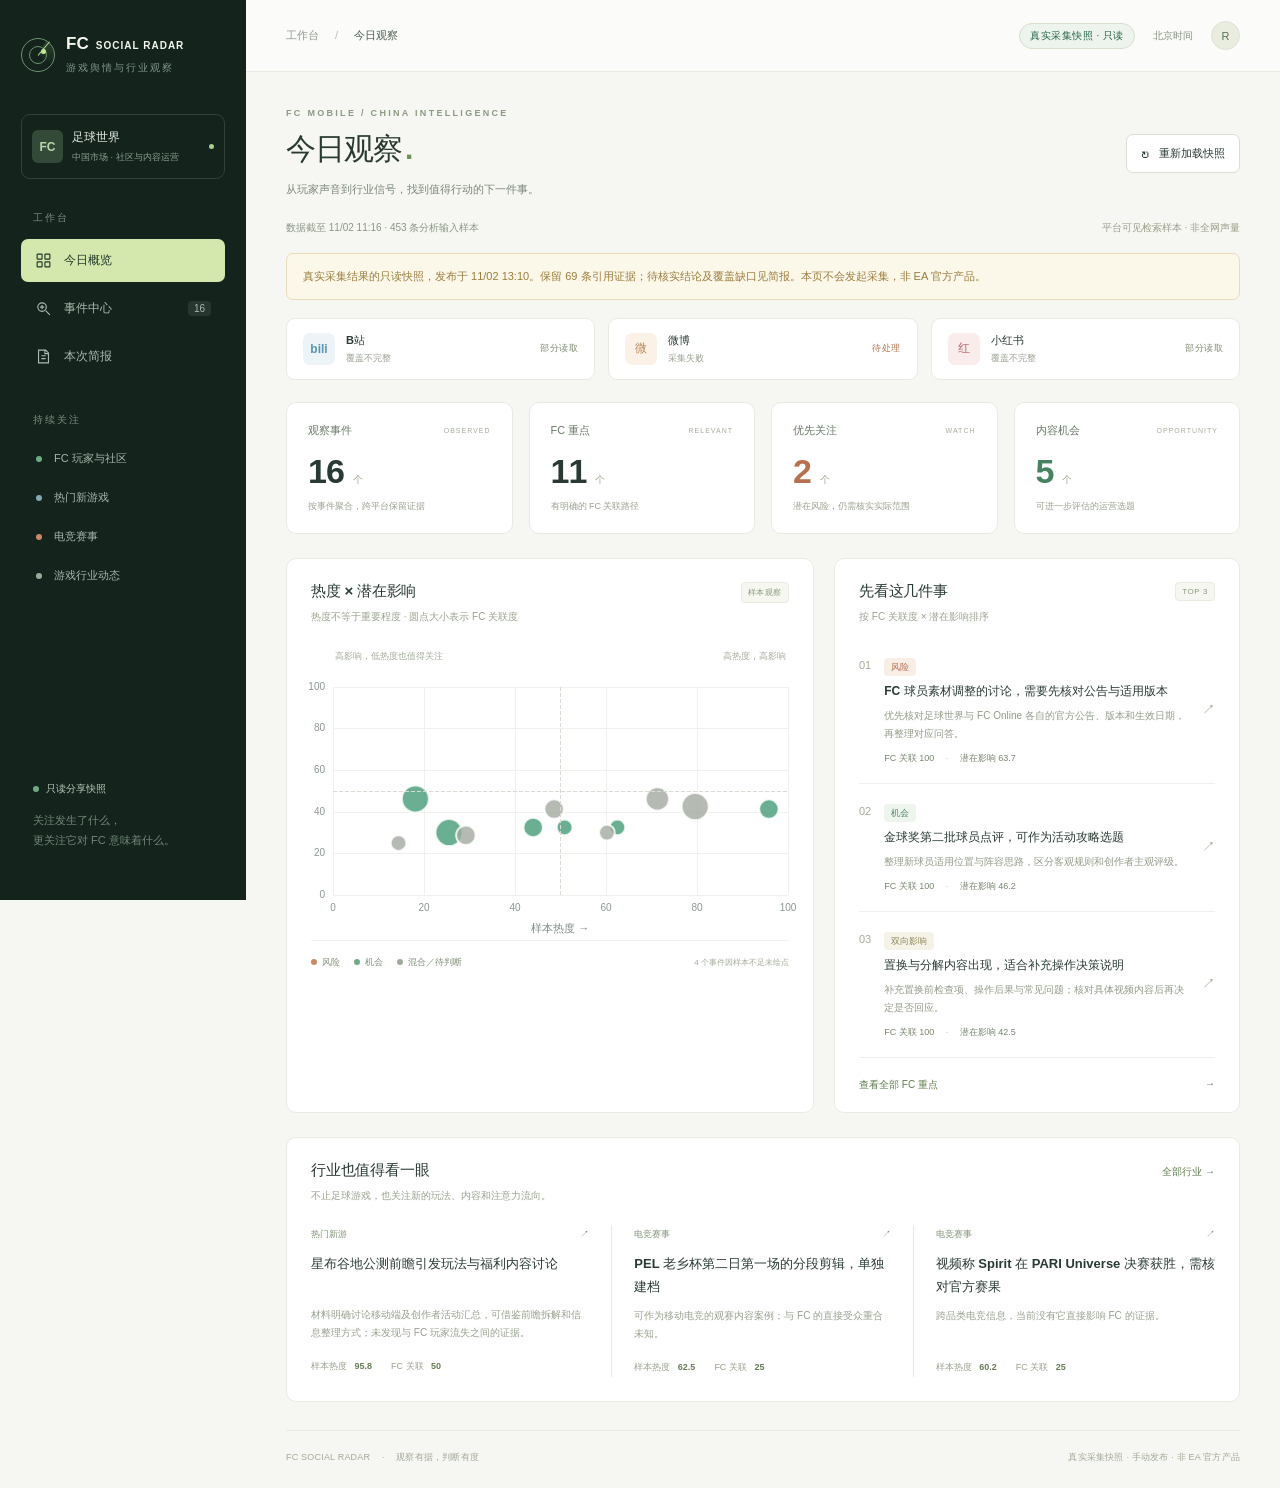
<file: index.html>
<!doctype html><html lang="zh-CN"><head><meta name="robots" content="noindex,nofollow"><meta charset="UTF-8"><meta name="viewport" content="width=device-width, initial-scale=1.0"><meta name="theme-color" content="#101c19"><link rel="icon" href="data:,"><title>FC Social Radar · 游戏舆情观察</title>  <script type="module" crossorigin src="./assets/index-B_FZPY1a.js"></script>
  <link rel="stylesheet" crossorigin href="./assets/index-CBPG7cRj.css">
</head><body><div id="app"></div></body></html>
</file>
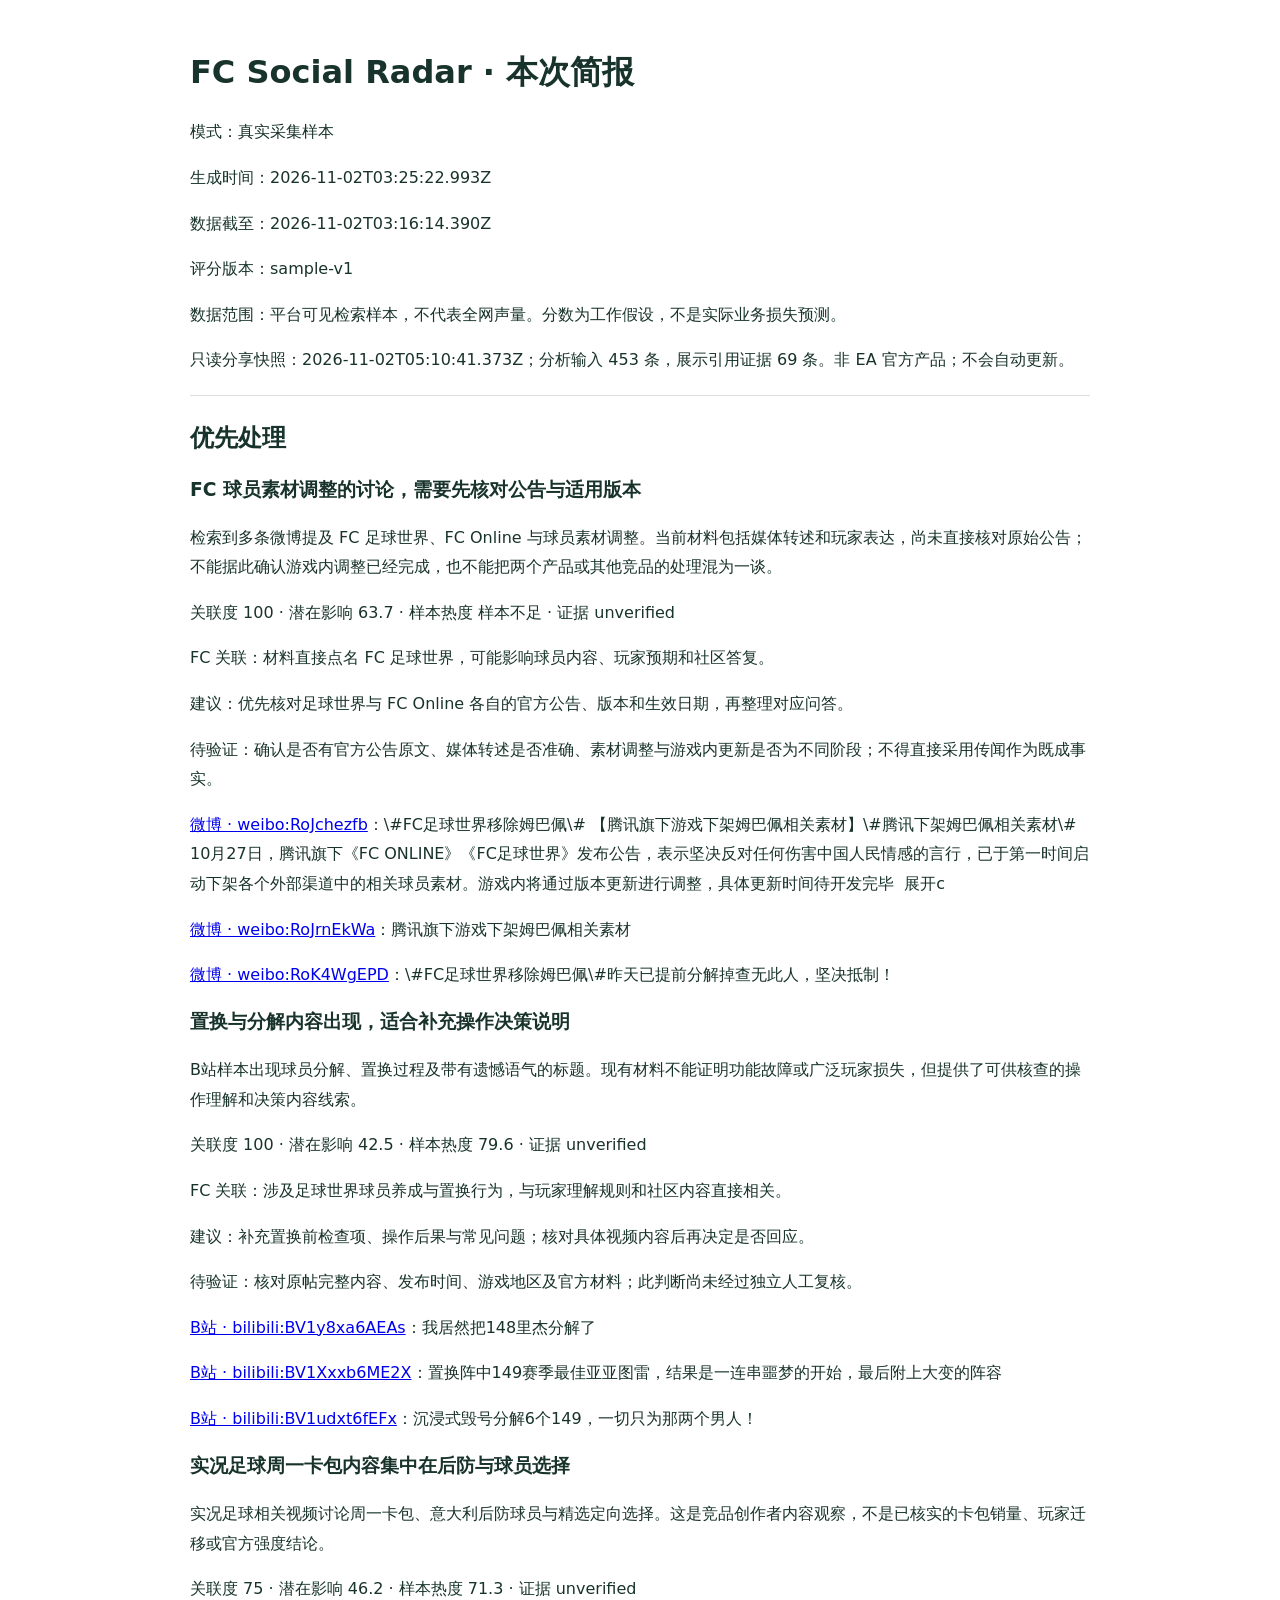
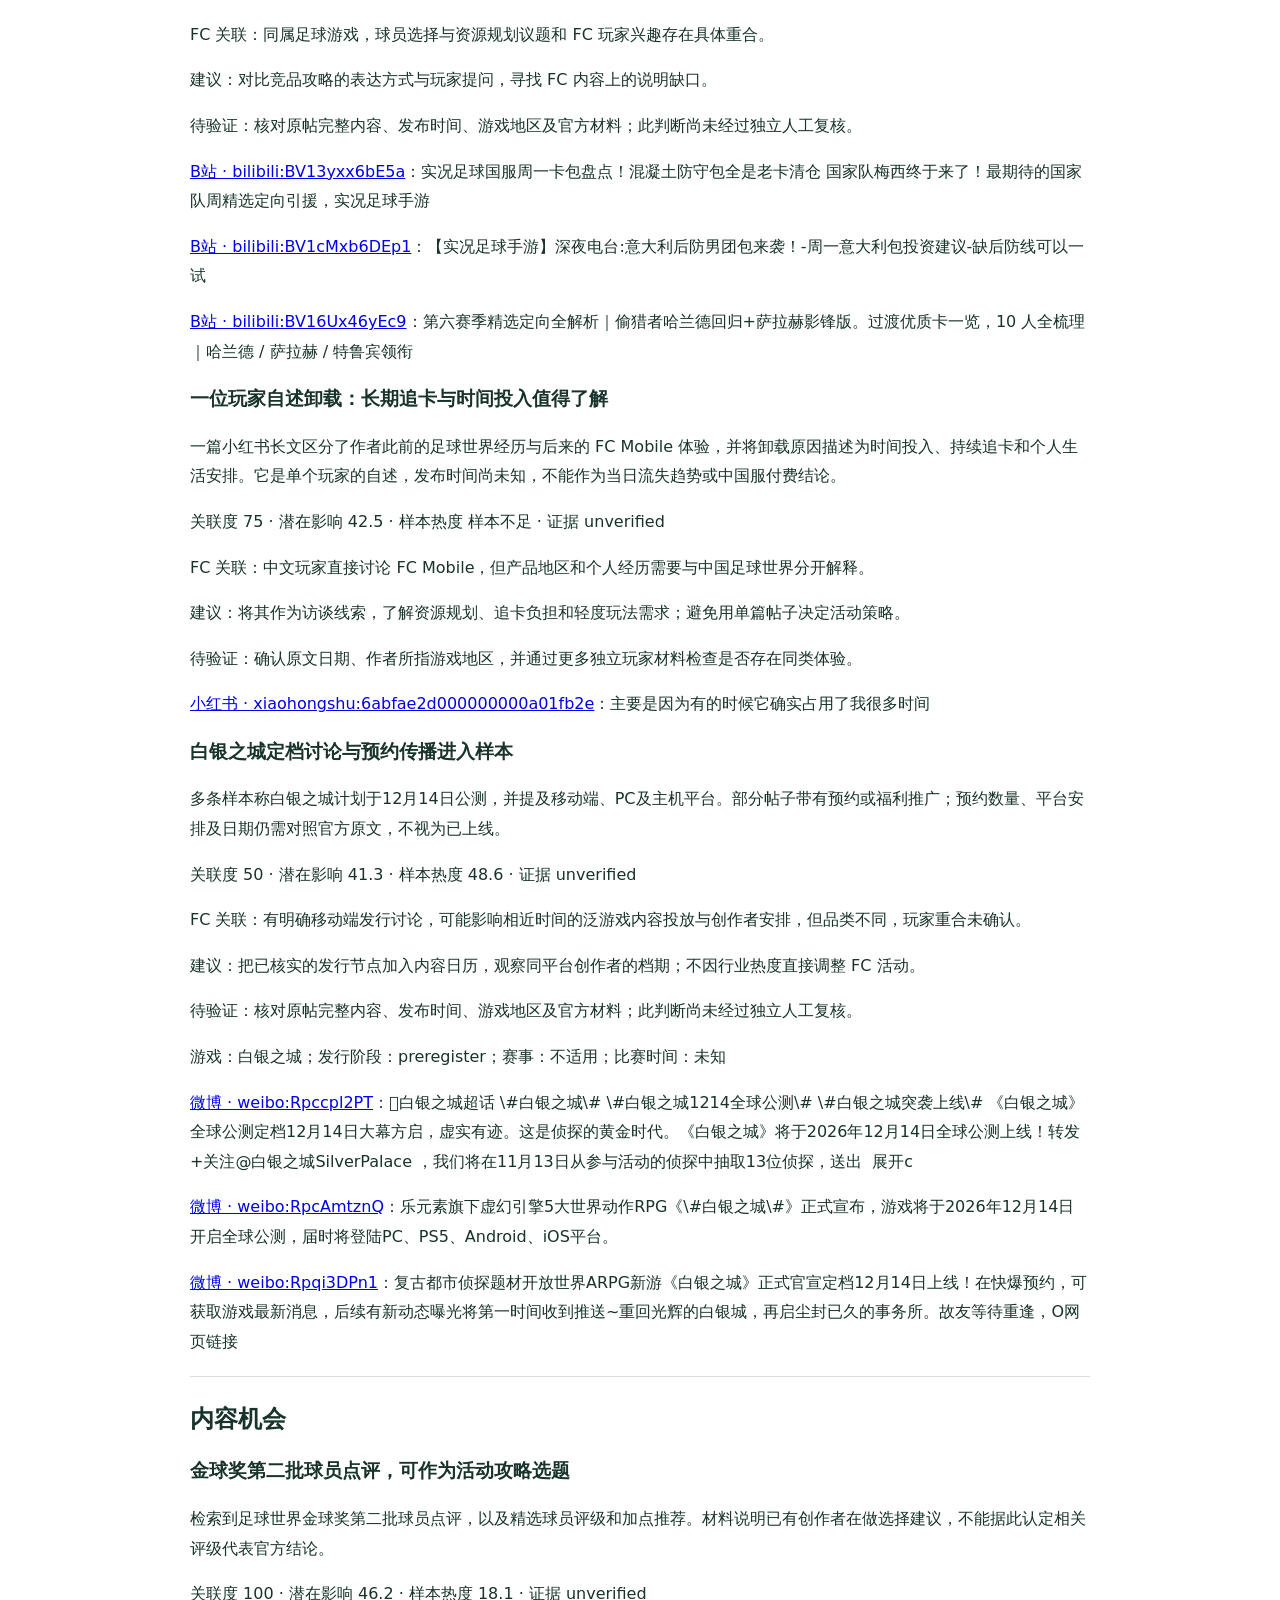
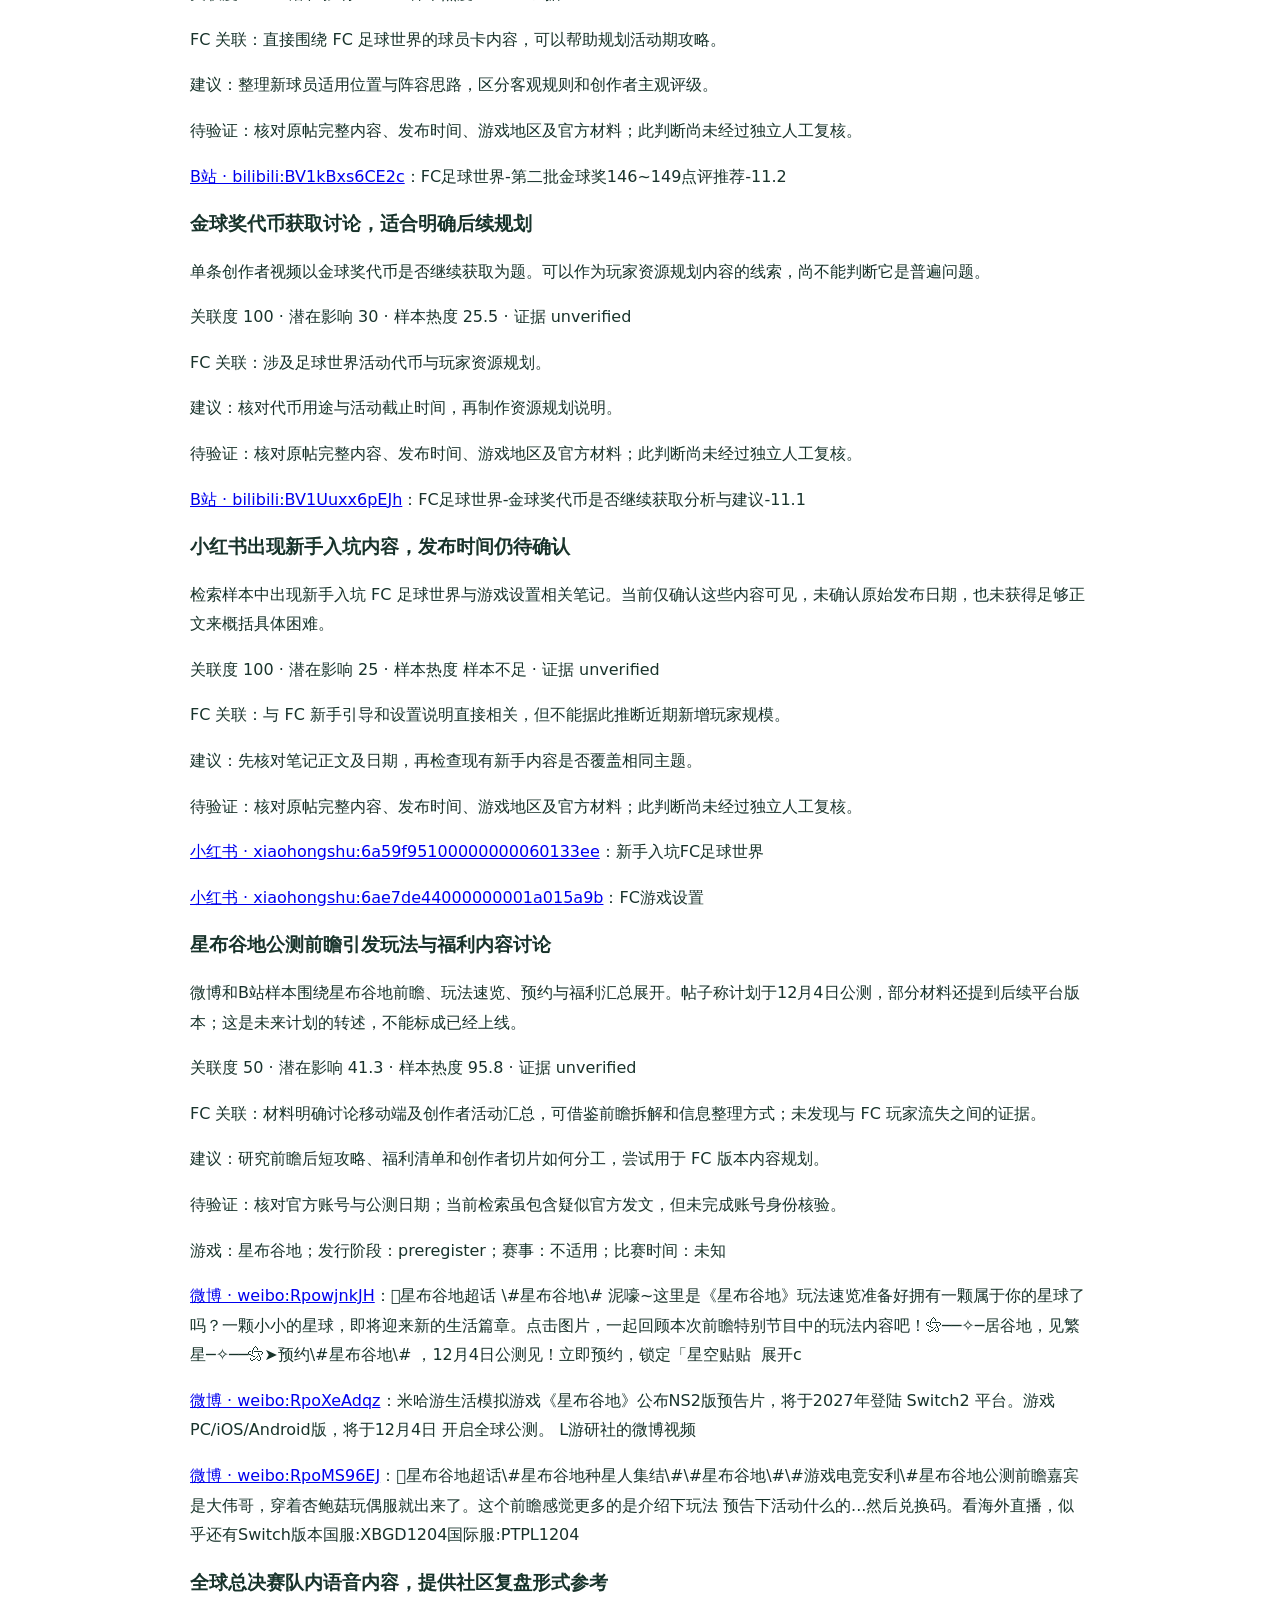
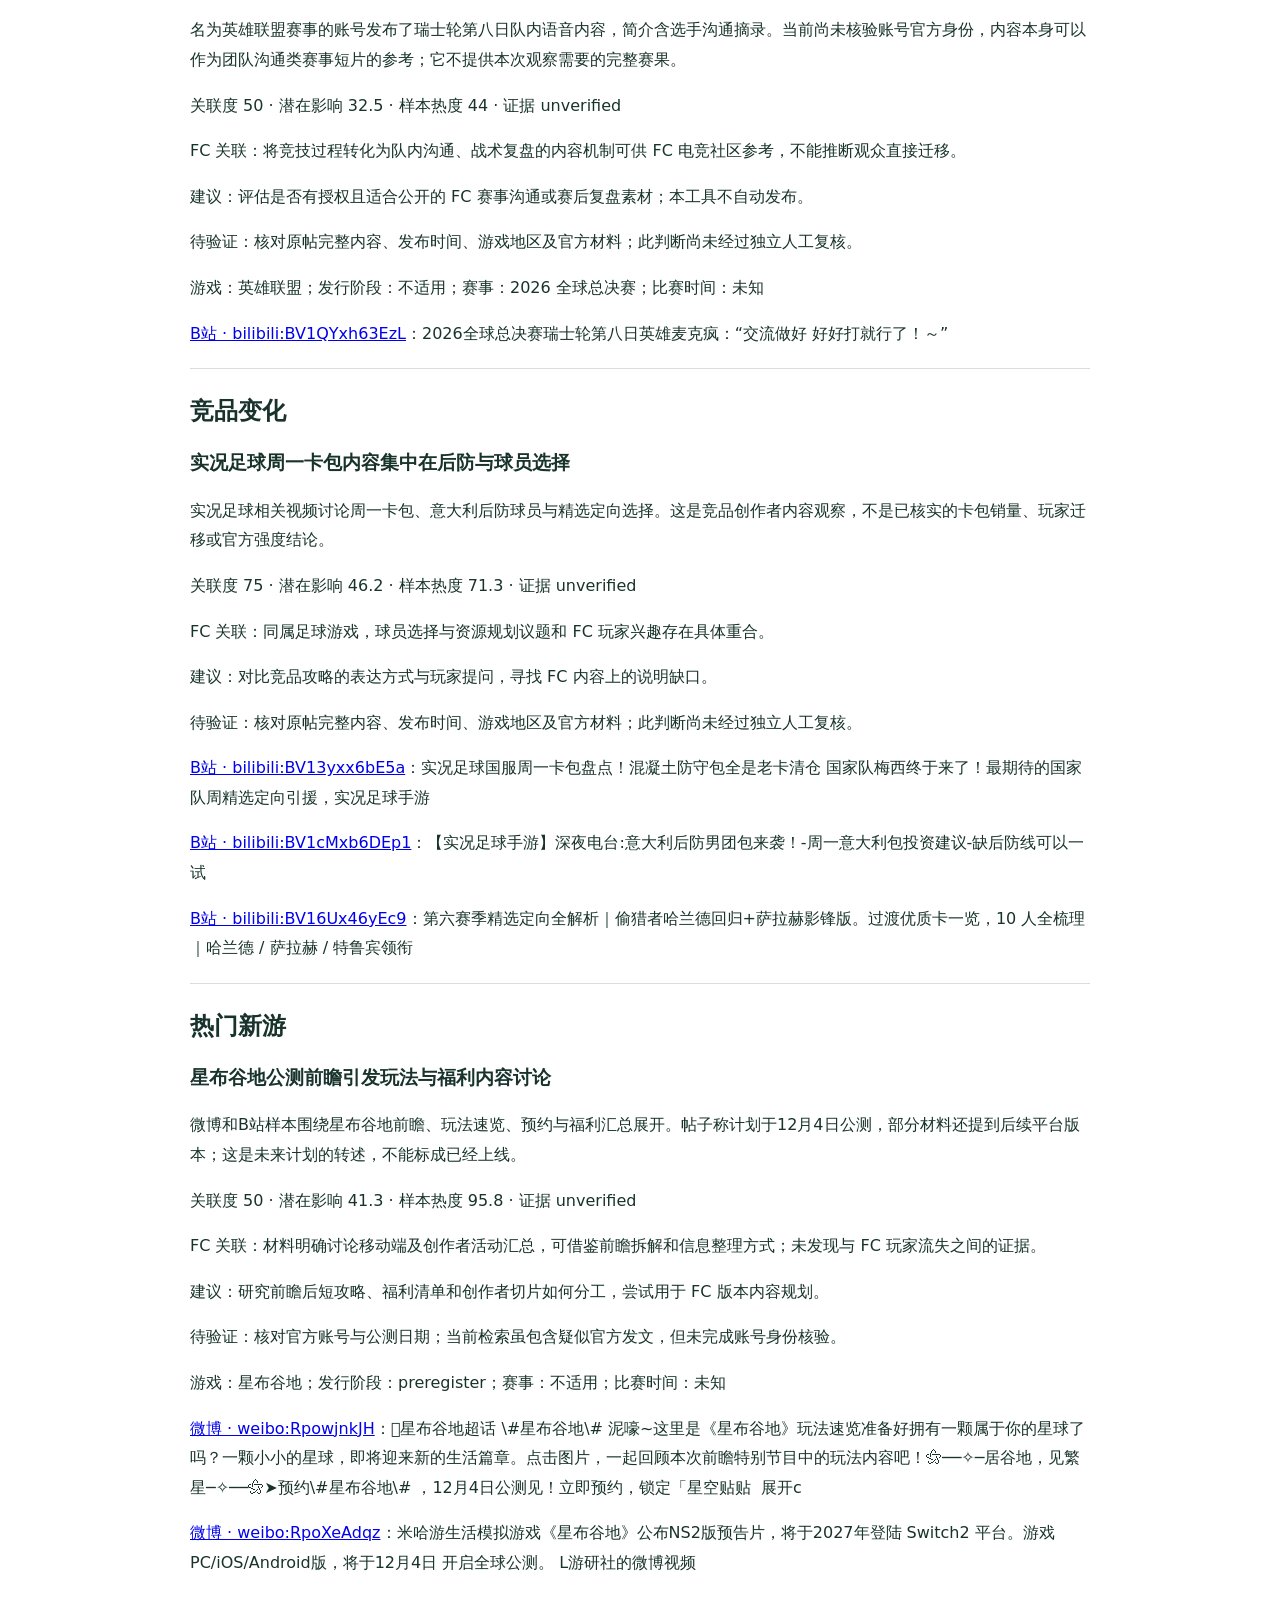
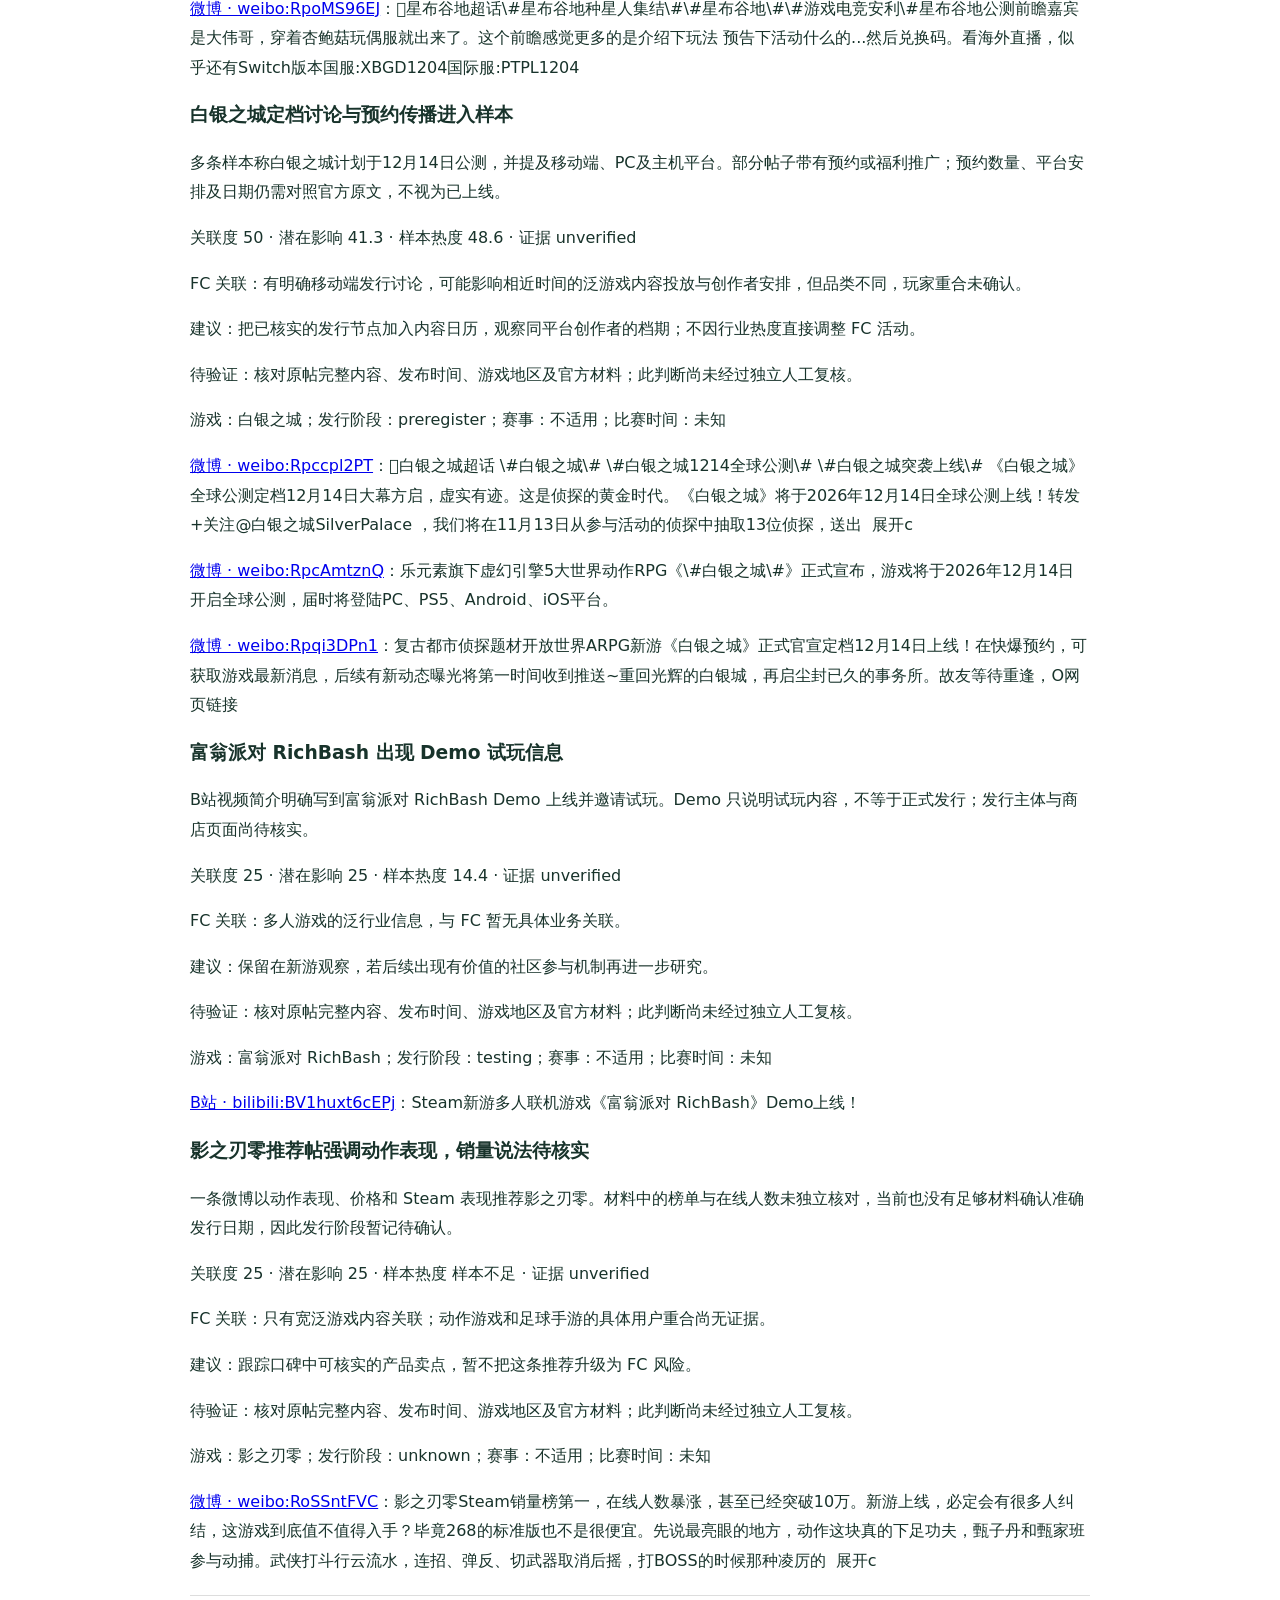
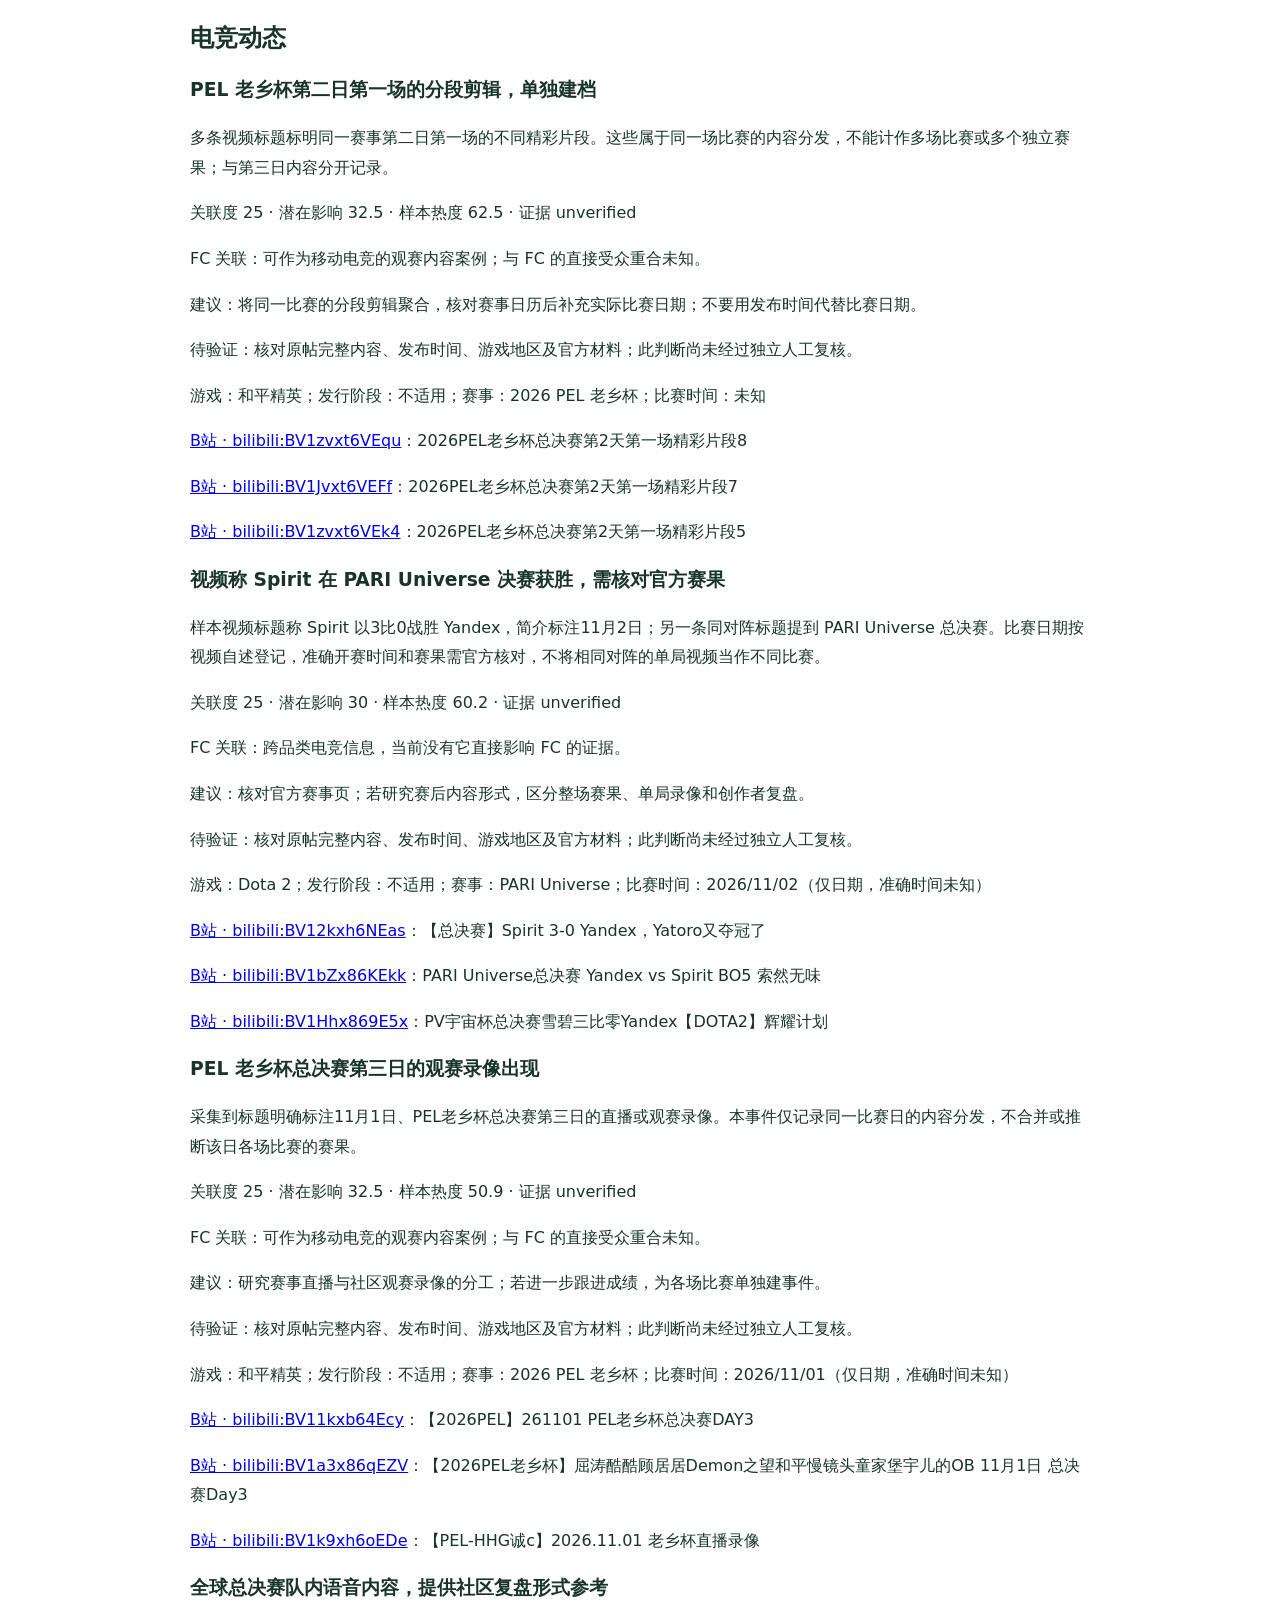
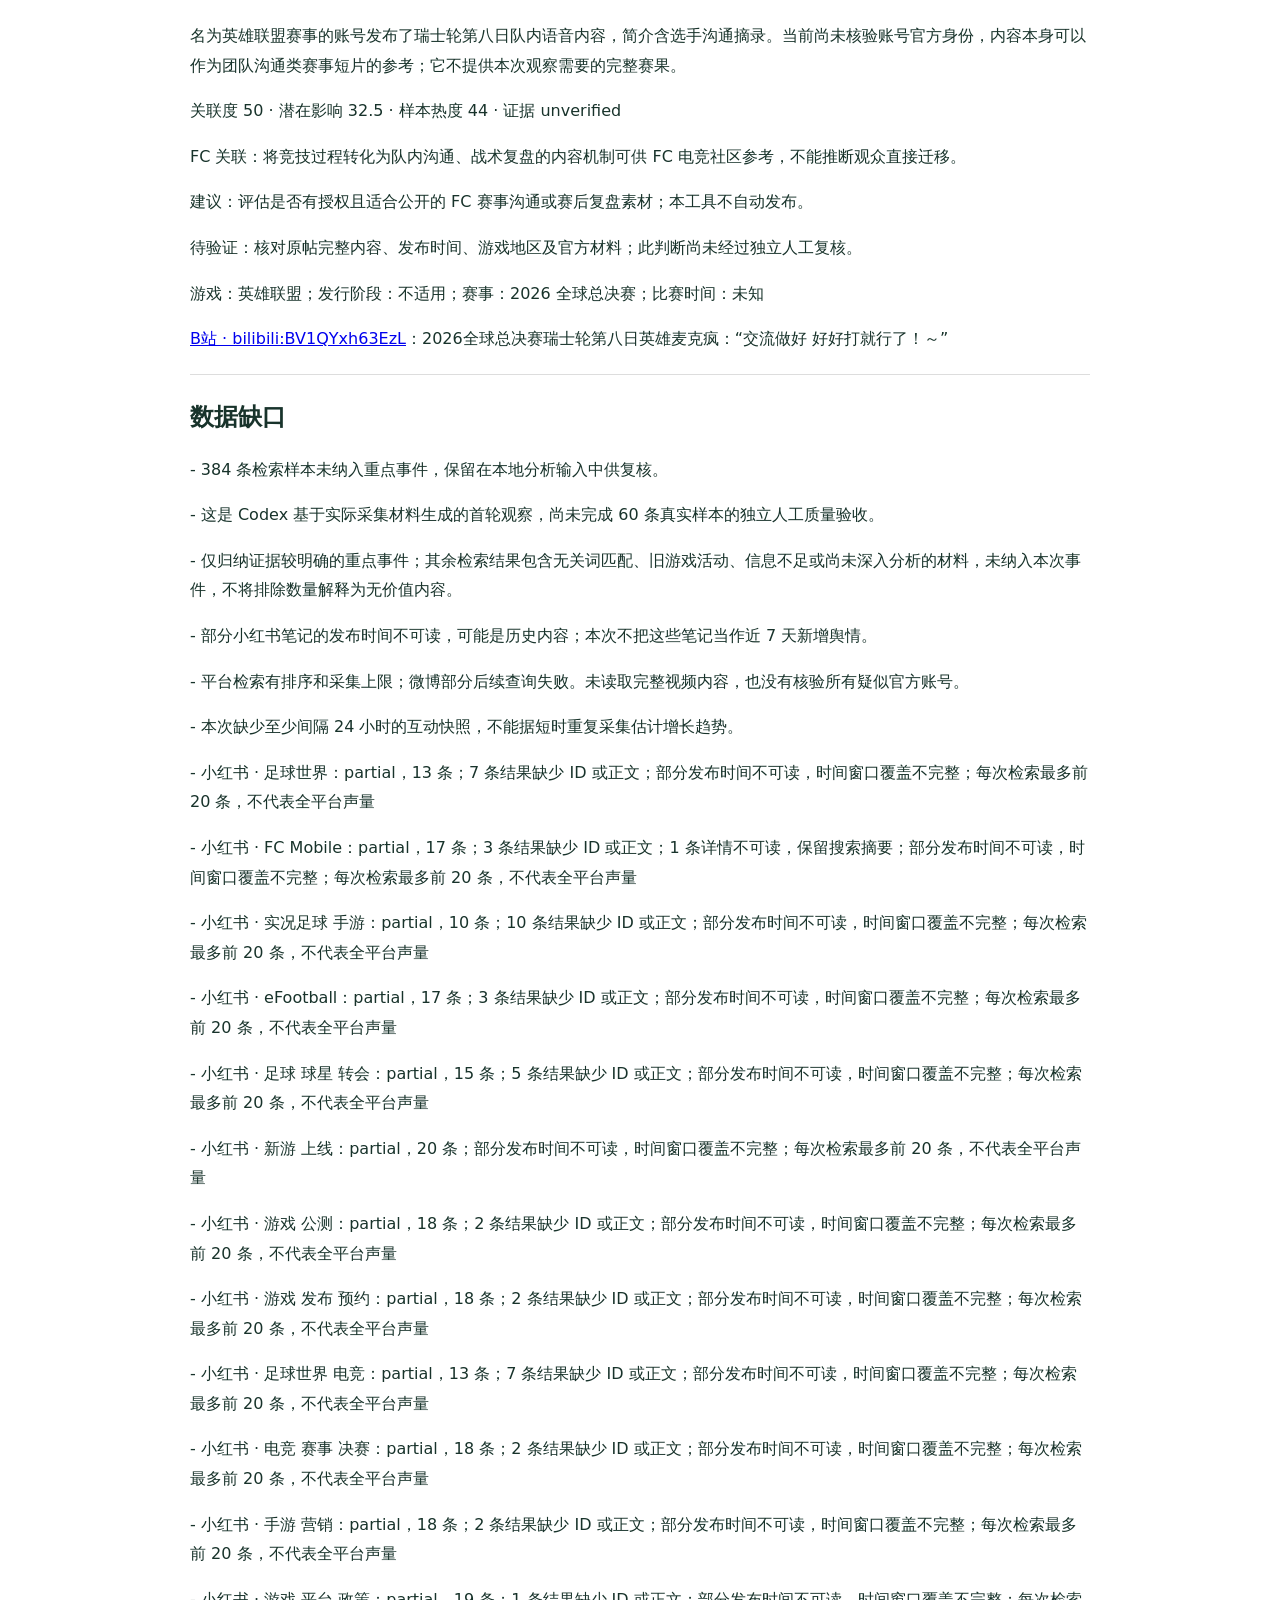
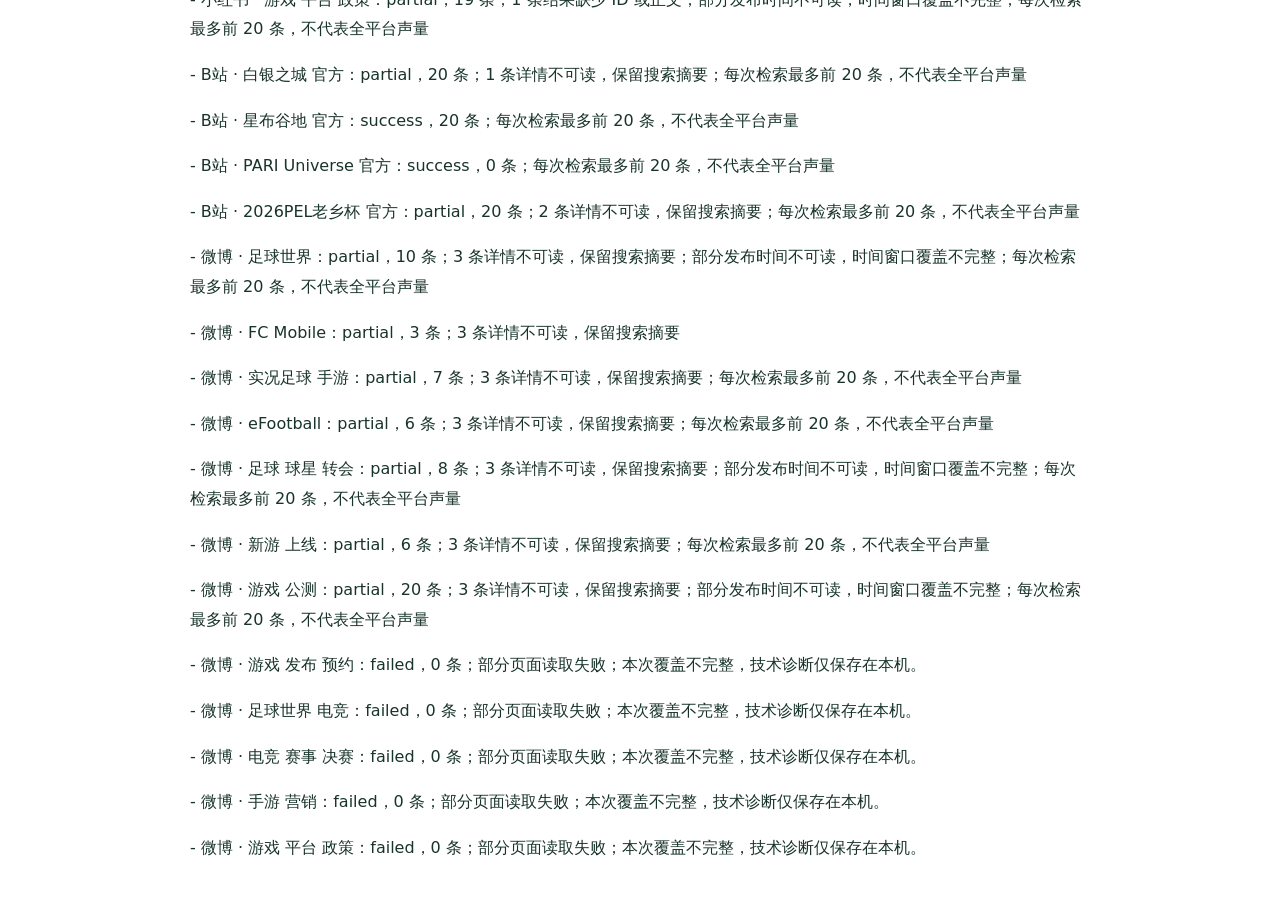
<file: report.html>
<!doctype html><html lang="zh-CN"><meta charset="utf-8"><meta name="viewport" content="width=device-width, initial-scale=1"><title>FC Social Radar 简报</title><style>body{max-width:900px;margin:48px auto;padding:0 24px;font:16px/1.85 system-ui;color:#18332b}h1,h2,h3{line-height:1.5}h2{border-top:1px solid #ddd;padding-top:24px}p{overflow-wrap:anywhere}@media print{body{margin:0}h2,h3{break-after:avoid}}</style><body><h1>FC Social Radar · 本次简报</h1>

<p>模式：真实采集样本</p>
<p>生成时间：2026-11-02T03:25:22.993Z</p>
<p>数据截至：2026-11-02T03:16:14.390Z</p>
<p>评分版本：sample-v1</p>

<p>数据范围：平台可见检索样本，不代表全网声量。分数为工作假设，不是实际业务损失预测。</p>
<p>只读分享快照：2026-11-02T05:10:41.373Z；分析输入 453 条，展示引用证据 69 条。非 EA 官方产品；不会自动更新。</p>


<h2>优先处理</h2>

<h3>FC 球员素材调整的讨论，需要先核对公告与适用版本</h3>

<p>检索到多条微博提及 FC 足球世界、FC Online 与球员素材调整。当前材料包括媒体转述和玩家表达，尚未直接核对原始公告；不能据此确认游戏内调整已经完成，也不能把两个产品或其他竞品的处理混为一谈。</p>

<p>关联度 100 · 潜在影响 63.7 · 样本热度 样本不足 · 证据 unverified</p>

<p>FC 关联：材料直接点名 FC 足球世界，可能影响球员内容、玩家预期和社区答复。</p>

<p>建议：优先核对足球世界与 FC Online 各自的官方公告、版本和生效日期，再整理对应问答。</p>

<p>待验证：确认是否有官方公告原文、媒体转述是否准确、素材调整与游戏内更新是否为不同阶段；不得直接采用传闻作为既成事实。</p>

<p><a href="https://weibo.com/6365990425/RoJchezfb" rel="noopener noreferrer" target="_blank">微博 · weibo:RoJchezfb</a>：\#FC足球世界移除姆巴佩\# 【腾讯旗下游戏下架姆巴佩相关素材】\#腾讯下架姆巴佩相关素材\# 10月27日，腾讯旗下《FC ONLINE》《FC足球世界》发布公告，表示坚决反对任何伤害中国人民情感的言行，已于第一时间启动下架各个外部渠道中的相关球员素材。游戏内将通过版本更新进行调整，具体更新时间待开发完毕 ​  展开c</p>
<p><a href="https://weibo.com/6164845823/RoJrnEkWa" rel="noopener noreferrer" target="_blank">微博 · weibo:RoJrnEkWa</a>：腾讯旗下游戏下架姆巴佩相关素材 ​</p>
<p><a href="https://weibo.com/1068012670/RoK4WgEPD" rel="noopener noreferrer" target="_blank">微博 · weibo:RoK4WgEPD</a>：\#FC足球世界移除姆巴佩\#昨天已提前分解掉查无此人，坚决抵制！ ​</p>
<h3>置换与分解内容出现，适合补充操作决策说明</h3>

<p>B站样本出现球员分解、置换过程及带有遗憾语气的标题。现有材料不能证明功能故障或广泛玩家损失，但提供了可供核查的操作理解和决策内容线索。</p>

<p>关联度 100 · 潜在影响 42.5 · 样本热度 79.6 · 证据 unverified</p>

<p>FC 关联：涉及足球世界球员养成与置换行为，与玩家理解规则和社区内容直接相关。</p>

<p>建议：补充置换前检查项、操作后果与常见问题；核对具体视频内容后再决定是否回应。</p>

<p>待验证：核对原帖完整内容、发布时间、游戏地区及官方材料；此判断尚未经过独立人工复核。</p>

<p><a href="https://www.bilibili.com/video/BV1y8xa6AEAs/" rel="noopener noreferrer" target="_blank">B站 · bilibili:BV1y8xa6AEAs</a>：我居然把148里杰分解了</p>
<p><a href="https://www.bilibili.com/video/BV1Xxxb6ME2X/" rel="noopener noreferrer" target="_blank">B站 · bilibili:BV1Xxxb6ME2X</a>：置换阵中149赛季最佳亚亚图雷，结果是一连串噩梦的开始，最后附上大变的阵容</p>
<p><a href="https://www.bilibili.com/video/BV1udxt6fEFx/" rel="noopener noreferrer" target="_blank">B站 · bilibili:BV1udxt6fEFx</a>：沉浸式毁号分解6个149，一切只为那两个男人！</p>
<h3>实况足球周一卡包内容集中在后防与球员选择</h3>

<p>实况足球相关视频讨论周一卡包、意大利后防球员与精选定向选择。这是竞品创作者内容观察，不是已核实的卡包销量、玩家迁移或官方强度结论。</p>

<p>关联度 75 · 潜在影响 46.2 · 样本热度 71.3 · 证据 unverified</p>

<p>FC 关联：同属足球游戏，球员选择与资源规划议题和 FC 玩家兴趣存在具体重合。</p>

<p>建议：对比竞品攻略的表达方式与玩家提问，寻找 FC 内容上的说明缺口。</p>

<p>待验证：核对原帖完整内容、发布时间、游戏地区及官方材料；此判断尚未经过独立人工复核。</p>

<p><a href="https://www.bilibili.com/video/BV13yxx6bE5a/" rel="noopener noreferrer" target="_blank">B站 · bilibili:BV13yxx6bE5a</a>：实况足球国服周一卡包盘点！混凝土防守包全是老卡清仓 国家队梅西终于来了！最期待的国家队周精选定向引援，实况足球手游</p>
<p><a href="https://www.bilibili.com/video/BV1cMxb6DEp1/" rel="noopener noreferrer" target="_blank">B站 · bilibili:BV1cMxb6DEp1</a>：【实况足球手游】深夜电台:意大利后防男团包来袭！-周一意大利包投资建议-缺后防线可以一试</p>
<p><a href="https://www.bilibili.com/video/BV16Ux46yEc9/" rel="noopener noreferrer" target="_blank">B站 · bilibili:BV16Ux46yEc9</a>：第六赛季精选定向全解析｜偷猎者哈兰德回归+萨拉赫影锋版。过渡优质卡一览，10 人全梳理｜哈兰德 / 萨拉赫 / 特鲁宾领衔</p>
<h3>一位玩家自述卸载：长期追卡与时间投入值得了解</h3>

<p>一篇小红书长文区分了作者此前的足球世界经历与后来的 FC Mobile 体验，并将卸载原因描述为时间投入、持续追卡和个人生活安排。它是单个玩家的自述，发布时间尚未知，不能作为当日流失趋势或中国服付费结论。</p>

<p>关联度 75 · 潜在影响 42.5 · 样本热度 样本不足 · 证据 unverified</p>

<p>FC 关联：中文玩家直接讨论 FC Mobile，但产品地区和个人经历需要与中国足球世界分开解释。</p>

<p>建议：将其作为访谈线索，了解资源规划、追卡负担和轻度玩法需求；避免用单篇帖子决定活动策略。</p>

<p>待验证：确认原文日期、作者所指游戏地区，并通过更多独立玩家材料检查是否存在同类体验。</p>

<p><a href="https://www.xiaohongshu.com/explore/6abfae2d000000000a01fb2e" rel="noopener noreferrer" target="_blank">小红书 · xiaohongshu:6abfae2d000000000a01fb2e</a>：主要是因为有的时候它确实占用了我很多时间</p>
<h3>白银之城定档讨论与预约传播进入样本</h3>

<p>多条样本称白银之城计划于12月14日公测，并提及移动端、PC及主机平台。部分帖子带有预约或福利推广；预约数量、平台安排及日期仍需对照官方原文，不视为已上线。</p>

<p>关联度 50 · 潜在影响 41.3 · 样本热度 48.6 · 证据 unverified</p>

<p>FC 关联：有明确移动端发行讨论，可能影响相近时间的泛游戏内容投放与创作者安排，但品类不同，玩家重合未确认。</p>

<p>建议：把已核实的发行节点加入内容日历，观察同平台创作者的档期；不因行业热度直接调整 FC 活动。</p>

<p>待验证：核对原帖完整内容、发布时间、游戏地区及官方材料；此判断尚未经过独立人工复核。</p>

<p>游戏：白银之城；发行阶段：preregister；赛事：不适用；比赛时间：未知</p>

<p><a href="https://weibo.com/7990892429/Rpccpl2PT" rel="noopener noreferrer" target="_blank">微博 · weibo:Rpccpl2PT</a>：白银之城超话 \#白银之城\# \#白银之城1214全球公测\# \#白银之城突袭上线\# 《白银之城》全球公测定档12月14日大幕方启，虚实有迹。这是侦探的黄金时代。《白银之城》将于2026年12月14日全球公测上线！转发+关注@白银之城SilverPalace ，我们将在11月13日从参与活动的侦探中抽取13位侦探，送出 ​  展开c</p>
<p><a href="https://weibo.com/5762457113/RpcAmtznQ" rel="noopener noreferrer" target="_blank">微博 · weibo:RpcAmtznQ</a>：乐元素旗下虚幻引擎5大世界动作RPG《\#白银之城\#》正式宣布，游戏将于2026年12月14日开启全球公测，届时将登陆PC、PS5、Android、iOS平台。 ​</p>
<p><a href="https://weibo.com/6585952521/Rpqi3DPn1" rel="noopener noreferrer" target="_blank">微博 · weibo:Rpqi3DPn1</a>：复古都市侦探题材开放世界ARPG新游《白银之城》正式官宣定档12月14日上线！在快爆预约，可获取游戏最新消息，后续有新动态曝光将第一时间收到推送~重回光辉的白银城，再启尘封已久的事务所。故友等待重逢，O网页链接 ​</p>

<h2>内容机会</h2>

<h3>金球奖第二批球员点评，可作为活动攻略选题</h3>

<p>检索到足球世界金球奖第二批球员点评，以及精选球员评级和加点推荐。材料说明已有创作者在做选择建议，不能据此认定相关评级代表官方结论。</p>

<p>关联度 100 · 潜在影响 46.2 · 样本热度 18.1 · 证据 unverified</p>

<p>FC 关联：直接围绕 FC 足球世界的球员卡内容，可以帮助规划活动期攻略。</p>

<p>建议：整理新球员适用位置与阵容思路，区分客观规则和创作者主观评级。</p>

<p>待验证：核对原帖完整内容、发布时间、游戏地区及官方材料；此判断尚未经过独立人工复核。</p>

<p><a href="https://www.bilibili.com/video/BV1kBxs6CE2c/" rel="noopener noreferrer" target="_blank">B站 · bilibili:BV1kBxs6CE2c</a>：FC足球世界-第二批金球奖146~149点评推荐-11.2</p>
<h3>金球奖代币获取讨论，适合明确后续规划</h3>

<p>单条创作者视频以金球奖代币是否继续获取为题。可以作为玩家资源规划内容的线索，尚不能判断它是普遍问题。</p>

<p>关联度 100 · 潜在影响 30 · 样本热度 25.5 · 证据 unverified</p>

<p>FC 关联：涉及足球世界活动代币与玩家资源规划。</p>

<p>建议：核对代币用途与活动截止时间，再制作资源规划说明。</p>

<p>待验证：核对原帖完整内容、发布时间、游戏地区及官方材料；此判断尚未经过独立人工复核。</p>

<p><a href="https://www.bilibili.com/video/BV1Uuxx6pEJh/" rel="noopener noreferrer" target="_blank">B站 · bilibili:BV1Uuxx6pEJh</a>：FC足球世界-金球奖代币是否继续获取分析与建议-11.1</p>
<h3>小红书出现新手入坑内容，发布时间仍待确认</h3>

<p>检索样本中出现新手入坑 FC 足球世界与游戏设置相关笔记。当前仅确认这些内容可见，未确认原始发布日期，也未获得足够正文来概括具体困难。</p>

<p>关联度 100 · 潜在影响 25 · 样本热度 样本不足 · 证据 unverified</p>

<p>FC 关联：与 FC 新手引导和设置说明直接相关，但不能据此推断近期新增玩家规模。</p>

<p>建议：先核对笔记正文及日期，再检查现有新手内容是否覆盖相同主题。</p>

<p>待验证：核对原帖完整内容、发布时间、游戏地区及官方材料；此判断尚未经过独立人工复核。</p>

<p><a href="https://www.xiaohongshu.com/explore/6a59f95100000000060133ee" rel="noopener noreferrer" target="_blank">小红书 · xiaohongshu:6a59f95100000000060133ee</a>：新手入坑FC足球世界</p>
<p><a href="https://www.xiaohongshu.com/explore/6ae7de44000000001a015a9b" rel="noopener noreferrer" target="_blank">小红书 · xiaohongshu:6ae7de44000000001a015a9b</a>：FC游戏设置</p>
<h3>星布谷地公测前瞻引发玩法与福利内容讨论</h3>

<p>微博和B站样本围绕星布谷地前瞻、玩法速览、预约与福利汇总展开。帖子称计划于12月4日公测，部分材料还提到后续平台版本；这是未来计划的转述，不能标成已经上线。</p>

<p>关联度 50 · 潜在影响 41.3 · 样本热度 95.8 · 证据 unverified</p>

<p>FC 关联：材料明确讨论移动端及创作者活动汇总，可借鉴前瞻拆解和信息整理方式；未发现与 FC 玩家流失之间的证据。</p>

<p>建议：研究前瞻后短攻略、福利清单和创作者切片如何分工，尝试用于 FC 版本内容规划。</p>

<p>待验证：核对官方账号与公测日期；当前检索虽包含疑似官方发文，但未完成账号身份核验。</p>

<p>游戏：星布谷地；发行阶段：preregister；赛事：不适用；比赛时间：未知</p>

<p><a href="https://weibo.com/7905092110/RpowjnkJH" rel="noopener noreferrer" target="_blank">微博 · weibo:RpowjnkJH</a>：星布谷地超话 \#星布谷地\# 泥嚎~这里是《星布谷地》玩法速览准备好拥有一颗属于你的星球了吗？一颗小小的星球，即将迎来新的生活篇章。点击图片，一起回顾本次前瞻特别节目中的玩法内容吧！⚝──✧─居谷地，见繁星─✧──⚝➤预约\#星布谷地\# ，12月4日公测见！立即预约，锁定「星空贴贴 ​  展开c</p>
<p><a href="https://weibo.com/2634877355/RpoXeAdqz" rel="noopener noreferrer" target="_blank">微博 · weibo:RpoXeAdqz</a>：米哈游生活模拟游戏《星布谷地》公布NS2版预告片，将于2027年登陆 Switch2 平台。游戏PC/iOS/Android版，将于12月4日 开启全球公测。 L游研社的微博视频 ​</p>
<p><a href="https://weibo.com/6587717377/RpoMS96EJ" rel="noopener noreferrer" target="_blank">微博 · weibo:RpoMS96EJ</a>：星布谷地超话\#星布谷地种星人集结\#\#星布谷地\#\#游戏电竞安利\#星布谷地公测前瞻嘉宾是大伟哥，穿着杏鲍菇玩偶服就出来了。这个前瞻感觉更多的是介绍下玩法 预告下活动什么的...然后兑换码。看海外直播，似乎还有Switch版本国服:XBGD1204国际服:PTPL1204 ​</p>
<h3>全球总决赛队内语音内容，提供社区复盘形式参考</h3>

<p>名为英雄联盟赛事的账号发布了瑞士轮第八日队内语音内容，简介含选手沟通摘录。当前尚未核验账号官方身份，内容本身可以作为团队沟通类赛事短片的参考；它不提供本次观察需要的完整赛果。</p>

<p>关联度 50 · 潜在影响 32.5 · 样本热度 44 · 证据 unverified</p>

<p>FC 关联：将竞技过程转化为队内沟通、战术复盘的内容机制可供 FC 电竞社区参考，不能推断观众直接迁移。</p>

<p>建议：评估是否有授权且适合公开的 FC 赛事沟通或赛后复盘素材；本工具不自动发布。</p>

<p>待验证：核对原帖完整内容、发布时间、游戏地区及官方材料；此判断尚未经过独立人工复核。</p>

<p>游戏：英雄联盟；发行阶段：不适用；赛事：2026 全球总决赛；比赛时间：未知</p>

<p><a href="https://www.bilibili.com/video/BV1QYxh63EzL/" rel="noopener noreferrer" target="_blank">B站 · bilibili:BV1QYxh63EzL</a>：2026全球总决赛瑞士轮第八日英雄麦克疯：“交流做好 好好打就行了！～”</p>

<h2>竞品变化</h2>

<h3>实况足球周一卡包内容集中在后防与球员选择</h3>

<p>实况足球相关视频讨论周一卡包、意大利后防球员与精选定向选择。这是竞品创作者内容观察，不是已核实的卡包销量、玩家迁移或官方强度结论。</p>

<p>关联度 75 · 潜在影响 46.2 · 样本热度 71.3 · 证据 unverified</p>

<p>FC 关联：同属足球游戏，球员选择与资源规划议题和 FC 玩家兴趣存在具体重合。</p>

<p>建议：对比竞品攻略的表达方式与玩家提问，寻找 FC 内容上的说明缺口。</p>

<p>待验证：核对原帖完整内容、发布时间、游戏地区及官方材料；此判断尚未经过独立人工复核。</p>

<p><a href="https://www.bilibili.com/video/BV13yxx6bE5a/" rel="noopener noreferrer" target="_blank">B站 · bilibili:BV13yxx6bE5a</a>：实况足球国服周一卡包盘点！混凝土防守包全是老卡清仓 国家队梅西终于来了！最期待的国家队周精选定向引援，实况足球手游</p>
<p><a href="https://www.bilibili.com/video/BV1cMxb6DEp1/" rel="noopener noreferrer" target="_blank">B站 · bilibili:BV1cMxb6DEp1</a>：【实况足球手游】深夜电台:意大利后防男团包来袭！-周一意大利包投资建议-缺后防线可以一试</p>
<p><a href="https://www.bilibili.com/video/BV16Ux46yEc9/" rel="noopener noreferrer" target="_blank">B站 · bilibili:BV16Ux46yEc9</a>：第六赛季精选定向全解析｜偷猎者哈兰德回归+萨拉赫影锋版。过渡优质卡一览，10 人全梳理｜哈兰德 / 萨拉赫 / 特鲁宾领衔</p>

<h2>热门新游</h2>

<h3>星布谷地公测前瞻引发玩法与福利内容讨论</h3>

<p>微博和B站样本围绕星布谷地前瞻、玩法速览、预约与福利汇总展开。帖子称计划于12月4日公测，部分材料还提到后续平台版本；这是未来计划的转述，不能标成已经上线。</p>

<p>关联度 50 · 潜在影响 41.3 · 样本热度 95.8 · 证据 unverified</p>

<p>FC 关联：材料明确讨论移动端及创作者活动汇总，可借鉴前瞻拆解和信息整理方式；未发现与 FC 玩家流失之间的证据。</p>

<p>建议：研究前瞻后短攻略、福利清单和创作者切片如何分工，尝试用于 FC 版本内容规划。</p>

<p>待验证：核对官方账号与公测日期；当前检索虽包含疑似官方发文，但未完成账号身份核验。</p>

<p>游戏：星布谷地；发行阶段：preregister；赛事：不适用；比赛时间：未知</p>

<p><a href="https://weibo.com/7905092110/RpowjnkJH" rel="noopener noreferrer" target="_blank">微博 · weibo:RpowjnkJH</a>：星布谷地超话 \#星布谷地\# 泥嚎~这里是《星布谷地》玩法速览准备好拥有一颗属于你的星球了吗？一颗小小的星球，即将迎来新的生活篇章。点击图片，一起回顾本次前瞻特别节目中的玩法内容吧！⚝──✧─居谷地，见繁星─✧──⚝➤预约\#星布谷地\# ，12月4日公测见！立即预约，锁定「星空贴贴 ​  展开c</p>
<p><a href="https://weibo.com/2634877355/RpoXeAdqz" rel="noopener noreferrer" target="_blank">微博 · weibo:RpoXeAdqz</a>：米哈游生活模拟游戏《星布谷地》公布NS2版预告片，将于2027年登陆 Switch2 平台。游戏PC/iOS/Android版，将于12月4日 开启全球公测。 L游研社的微博视频 ​</p>
<p><a href="https://weibo.com/6587717377/RpoMS96EJ" rel="noopener noreferrer" target="_blank">微博 · weibo:RpoMS96EJ</a>：星布谷地超话\#星布谷地种星人集结\#\#星布谷地\#\#游戏电竞安利\#星布谷地公测前瞻嘉宾是大伟哥，穿着杏鲍菇玩偶服就出来了。这个前瞻感觉更多的是介绍下玩法 预告下活动什么的...然后兑换码。看海外直播，似乎还有Switch版本国服:XBGD1204国际服:PTPL1204 ​</p>
<h3>白银之城定档讨论与预约传播进入样本</h3>

<p>多条样本称白银之城计划于12月14日公测，并提及移动端、PC及主机平台。部分帖子带有预约或福利推广；预约数量、平台安排及日期仍需对照官方原文，不视为已上线。</p>

<p>关联度 50 · 潜在影响 41.3 · 样本热度 48.6 · 证据 unverified</p>

<p>FC 关联：有明确移动端发行讨论，可能影响相近时间的泛游戏内容投放与创作者安排，但品类不同，玩家重合未确认。</p>

<p>建议：把已核实的发行节点加入内容日历，观察同平台创作者的档期；不因行业热度直接调整 FC 活动。</p>

<p>待验证：核对原帖完整内容、发布时间、游戏地区及官方材料；此判断尚未经过独立人工复核。</p>

<p>游戏：白银之城；发行阶段：preregister；赛事：不适用；比赛时间：未知</p>

<p><a href="https://weibo.com/7990892429/Rpccpl2PT" rel="noopener noreferrer" target="_blank">微博 · weibo:Rpccpl2PT</a>：白银之城超话 \#白银之城\# \#白银之城1214全球公测\# \#白银之城突袭上线\# 《白银之城》全球公测定档12月14日大幕方启，虚实有迹。这是侦探的黄金时代。《白银之城》将于2026年12月14日全球公测上线！转发+关注@白银之城SilverPalace ，我们将在11月13日从参与活动的侦探中抽取13位侦探，送出 ​  展开c</p>
<p><a href="https://weibo.com/5762457113/RpcAmtznQ" rel="noopener noreferrer" target="_blank">微博 · weibo:RpcAmtznQ</a>：乐元素旗下虚幻引擎5大世界动作RPG《\#白银之城\#》正式宣布，游戏将于2026年12月14日开启全球公测，届时将登陆PC、PS5、Android、iOS平台。 ​</p>
<p><a href="https://weibo.com/6585952521/Rpqi3DPn1" rel="noopener noreferrer" target="_blank">微博 · weibo:Rpqi3DPn1</a>：复古都市侦探题材开放世界ARPG新游《白银之城》正式官宣定档12月14日上线！在快爆预约，可获取游戏最新消息，后续有新动态曝光将第一时间收到推送~重回光辉的白银城，再启尘封已久的事务所。故友等待重逢，O网页链接 ​</p>
<h3>富翁派对 RichBash 出现 Demo 试玩信息</h3>

<p>B站视频简介明确写到富翁派对 RichBash Demo 上线并邀请试玩。Demo 只说明试玩内容，不等于正式发行；发行主体与商店页面尚待核实。</p>

<p>关联度 25 · 潜在影响 25 · 样本热度 14.4 · 证据 unverified</p>

<p>FC 关联：多人游戏的泛行业信息，与 FC 暂无具体业务关联。</p>

<p>建议：保留在新游观察，若后续出现有价值的社区参与机制再进一步研究。</p>

<p>待验证：核对原帖完整内容、发布时间、游戏地区及官方材料；此判断尚未经过独立人工复核。</p>

<p>游戏：富翁派对 RichBash；发行阶段：testing；赛事：不适用；比赛时间：未知</p>

<p><a href="https://www.bilibili.com/video/BV1huxt6cEPj/" rel="noopener noreferrer" target="_blank">B站 · bilibili:BV1huxt6cEPj</a>：Steam新游多人联机游戏《富翁派对 RichBash》Demo上线！</p>
<h3>影之刃零推荐帖强调动作表现，销量说法待核实</h3>

<p>一条微博以动作表现、价格和 Steam 表现推荐影之刃零。材料中的榜单与在线人数未独立核对，当前也没有足够材料确认准确发行日期，因此发行阶段暂记待确认。</p>

<p>关联度 25 · 潜在影响 25 · 样本热度 样本不足 · 证据 unverified</p>

<p>FC 关联：只有宽泛游戏内容关联；动作游戏和足球手游的具体用户重合尚无证据。</p>

<p>建议：跟踪口碑中可核实的产品卖点，暂不把这条推荐升级为 FC 风险。</p>

<p>待验证：核对原帖完整内容、发布时间、游戏地区及官方材料；此判断尚未经过独立人工复核。</p>

<p>游戏：影之刃零；发行阶段：unknown；赛事：不适用；比赛时间：未知</p>

<p><a href="https://weibo.com/7748426760/RoSSntFVC" rel="noopener noreferrer" target="_blank">微博 · weibo:RoSSntFVC</a>：影之刃零Steam销量榜第一，在线人数暴涨，甚至已经突破10万。新游上线，必定会有很多人纠结，这游戏到底值不值得入手？毕竟268的标准版也不是很便宜。先说最亮眼的地方，动作这块真的下足功夫，甄子丹和甄家班参与动捕。武侠打斗行云流水，连招、弹反、切武器取消后摇，打BOSS的时候那种凌厉的 ​  展开c</p>

<h2>电竞动态</h2>

<h3>PEL 老乡杯第二日第一场的分段剪辑，单独建档</h3>

<p>多条视频标题标明同一赛事第二日第一场的不同精彩片段。这些属于同一场比赛的内容分发，不能计作多场比赛或多个独立赛果；与第三日内容分开记录。</p>

<p>关联度 25 · 潜在影响 32.5 · 样本热度 62.5 · 证据 unverified</p>

<p>FC 关联：可作为移动电竞的观赛内容案例；与 FC 的直接受众重合未知。</p>

<p>建议：将同一比赛的分段剪辑聚合，核对赛事日历后补充实际比赛日期；不要用发布时间代替比赛日期。</p>

<p>待验证：核对原帖完整内容、发布时间、游戏地区及官方材料；此判断尚未经过独立人工复核。</p>

<p>游戏：和平精英；发行阶段：不适用；赛事：2026 PEL 老乡杯；比赛时间：未知</p>

<p><a href="https://www.bilibili.com/video/BV1zvxt6VEqu/" rel="noopener noreferrer" target="_blank">B站 · bilibili:BV1zvxt6VEqu</a>：2026PEL老乡杯总决赛第2天第一场精彩片段8</p>
<p><a href="https://www.bilibili.com/video/BV1Jvxt6VEFf/" rel="noopener noreferrer" target="_blank">B站 · bilibili:BV1Jvxt6VEFf</a>：2026PEL老乡杯总决赛第2天第一场精彩片段7</p>
<p><a href="https://www.bilibili.com/video/BV1zvxt6VEk4/" rel="noopener noreferrer" target="_blank">B站 · bilibili:BV1zvxt6VEk4</a>：2026PEL老乡杯总决赛第2天第一场精彩片段5</p>
<h3>视频称 Spirit 在 PARI Universe 决赛获胜，需核对官方赛果</h3>

<p>样本视频标题称 Spirit 以3比0战胜 Yandex，简介标注11月2日；另一条同对阵标题提到 PARI Universe 总决赛。比赛日期按视频自述登记，准确开赛时间和赛果需官方核对，不将相同对阵的单局视频当作不同比赛。</p>

<p>关联度 25 · 潜在影响 30 · 样本热度 60.2 · 证据 unverified</p>

<p>FC 关联：跨品类电竞信息，当前没有它直接影响 FC 的证据。</p>

<p>建议：核对官方赛事页；若研究赛后内容形式，区分整场赛果、单局录像和创作者复盘。</p>

<p>待验证：核对原帖完整内容、发布时间、游戏地区及官方材料；此判断尚未经过独立人工复核。</p>

<p>游戏：Dota 2；发行阶段：不适用；赛事：PARI Universe；比赛时间：2026/11/02（仅日期，准确时间未知）</p>

<p><a href="https://www.bilibili.com/video/BV12kxh6NEas/" rel="noopener noreferrer" target="_blank">B站 · bilibili:BV12kxh6NEas</a>：【总决赛】Spirit 3-0 Yandex，Yatoro又夺冠了</p>
<p><a href="https://www.bilibili.com/video/BV1bZx86KEkk/" rel="noopener noreferrer" target="_blank">B站 · bilibili:BV1bZx86KEkk</a>：PARI Universe总决赛 Yandex vs Spirit BO5 索然无味</p>
<p><a href="https://www.bilibili.com/video/BV1Hhx869E5x/" rel="noopener noreferrer" target="_blank">B站 · bilibili:BV1Hhx869E5x</a>：PV宇宙杯总决赛雪碧三比零Yandex【DOTA2】辉耀计划</p>
<h3>PEL 老乡杯总决赛第三日的观赛录像出现</h3>

<p>采集到标题明确标注11月1日、PEL老乡杯总决赛第三日的直播或观赛录像。本事件仅记录同一比赛日的内容分发，不合并或推断该日各场比赛的赛果。</p>

<p>关联度 25 · 潜在影响 32.5 · 样本热度 50.9 · 证据 unverified</p>

<p>FC 关联：可作为移动电竞的观赛内容案例；与 FC 的直接受众重合未知。</p>

<p>建议：研究赛事直播与社区观赛录像的分工；若进一步跟进成绩，为各场比赛单独建事件。</p>

<p>待验证：核对原帖完整内容、发布时间、游戏地区及官方材料；此判断尚未经过独立人工复核。</p>

<p>游戏：和平精英；发行阶段：不适用；赛事：2026 PEL 老乡杯；比赛时间：2026/11/01（仅日期，准确时间未知）</p>

<p><a href="https://www.bilibili.com/video/BV11kxb64Ecy/" rel="noopener noreferrer" target="_blank">B站 · bilibili:BV11kxb64Ecy</a>：【2026PEL】261101 PEL老乡杯总决赛DAY3</p>
<p><a href="https://www.bilibili.com/video/BV1a3x86qEZV/" rel="noopener noreferrer" target="_blank">B站 · bilibili:BV1a3x86qEZV</a>：【2026PEL老乡杯】屈涛酷酷顾居居Demon之望和平慢镜头童家堡宇儿的OB 11月1日 总决赛Day3</p>
<p><a href="https://www.bilibili.com/video/BV1k9xh6oEDe/" rel="noopener noreferrer" target="_blank">B站 · bilibili:BV1k9xh6oEDe</a>：【PEL-HHG诚c】2026.11.01 老乡杯直播录像</p>
<h3>全球总决赛队内语音内容，提供社区复盘形式参考</h3>

<p>名为英雄联盟赛事的账号发布了瑞士轮第八日队内语音内容，简介含选手沟通摘录。当前尚未核验账号官方身份，内容本身可以作为团队沟通类赛事短片的参考；它不提供本次观察需要的完整赛果。</p>

<p>关联度 50 · 潜在影响 32.5 · 样本热度 44 · 证据 unverified</p>

<p>FC 关联：将竞技过程转化为队内沟通、战术复盘的内容机制可供 FC 电竞社区参考，不能推断观众直接迁移。</p>

<p>建议：评估是否有授权且适合公开的 FC 赛事沟通或赛后复盘素材；本工具不自动发布。</p>

<p>待验证：核对原帖完整内容、发布时间、游戏地区及官方材料；此判断尚未经过独立人工复核。</p>

<p>游戏：英雄联盟；发行阶段：不适用；赛事：2026 全球总决赛；比赛时间：未知</p>

<p><a href="https://www.bilibili.com/video/BV1QYxh63EzL/" rel="noopener noreferrer" target="_blank">B站 · bilibili:BV1QYxh63EzL</a>：2026全球总决赛瑞士轮第八日英雄麦克疯：“交流做好 好好打就行了！～”</p>

<h2>数据缺口</h2>

<p>- 384 条检索样本未纳入重点事件，保留在本地分析输入中供复核。</p>
<p>- 这是 Codex 基于实际采集材料生成的首轮观察，尚未完成 60 条真实样本的独立人工质量验收。</p>
<p>- 仅归纳证据较明确的重点事件；其余检索结果包含无关词匹配、旧游戏活动、信息不足或尚未深入分析的材料，未纳入本次事件，不将排除数量解释为无价值内容。</p>
<p>- 部分小红书笔记的发布时间不可读，可能是历史内容；本次不把这些笔记当作近 7 天新增舆情。</p>
<p>- 平台检索有排序和采集上限；微博部分后续查询失败。未读取完整视频内容，也没有核验所有疑似官方账号。</p>
<p>- 本次缺少至少间隔 24 小时的互动快照，不能据短时重复采集估计增长趋势。</p>
<p>- 小红书 · 足球世界：partial，13 条；7 条结果缺少 ID 或正文；部分发布时间不可读，时间窗口覆盖不完整；每次检索最多前 20 条，不代表全平台声量</p>
<p>- 小红书 · FC Mobile：partial，17 条；3 条结果缺少 ID 或正文；1 条详情不可读，保留搜索摘要；部分发布时间不可读，时间窗口覆盖不完整；每次检索最多前 20 条，不代表全平台声量</p>
<p>- 小红书 · 实况足球 手游：partial，10 条；10 条结果缺少 ID 或正文；部分发布时间不可读，时间窗口覆盖不完整；每次检索最多前 20 条，不代表全平台声量</p>
<p>- 小红书 · eFootball：partial，17 条；3 条结果缺少 ID 或正文；部分发布时间不可读，时间窗口覆盖不完整；每次检索最多前 20 条，不代表全平台声量</p>
<p>- 小红书 · 足球 球星 转会：partial，15 条；5 条结果缺少 ID 或正文；部分发布时间不可读，时间窗口覆盖不完整；每次检索最多前 20 条，不代表全平台声量</p>
<p>- 小红书 · 新游 上线：partial，20 条；部分发布时间不可读，时间窗口覆盖不完整；每次检索最多前 20 条，不代表全平台声量</p>
<p>- 小红书 · 游戏 公测：partial，18 条；2 条结果缺少 ID 或正文；部分发布时间不可读，时间窗口覆盖不完整；每次检索最多前 20 条，不代表全平台声量</p>
<p>- 小红书 · 游戏 发布 预约：partial，18 条；2 条结果缺少 ID 或正文；部分发布时间不可读，时间窗口覆盖不完整；每次检索最多前 20 条，不代表全平台声量</p>
<p>- 小红书 · 足球世界 电竞：partial，13 条；7 条结果缺少 ID 或正文；部分发布时间不可读，时间窗口覆盖不完整；每次检索最多前 20 条，不代表全平台声量</p>
<p>- 小红书 · 电竞 赛事 决赛：partial，18 条；2 条结果缺少 ID 或正文；部分发布时间不可读，时间窗口覆盖不完整；每次检索最多前 20 条，不代表全平台声量</p>
<p>- 小红书 · 手游 营销：partial，18 条；2 条结果缺少 ID 或正文；部分发布时间不可读，时间窗口覆盖不完整；每次检索最多前 20 条，不代表全平台声量</p>
<p>- 小红书 · 游戏 平台 政策：partial，19 条；1 条结果缺少 ID 或正文；部分发布时间不可读，时间窗口覆盖不完整；每次检索最多前 20 条，不代表全平台声量</p>
<p>- B站 · 白银之城 官方：partial，20 条；1 条详情不可读，保留搜索摘要；每次检索最多前 20 条，不代表全平台声量</p>
<p>- B站 · 星布谷地 官方：success，20 条；每次检索最多前 20 条，不代表全平台声量</p>
<p>- B站 · PARI Universe 官方：success，0 条；每次检索最多前 20 条，不代表全平台声量</p>
<p>- B站 · 2026PEL老乡杯 官方：partial，20 条；2 条详情不可读，保留搜索摘要；每次检索最多前 20 条，不代表全平台声量</p>
<p>- 微博 · 足球世界：partial，10 条；3 条详情不可读，保留搜索摘要；部分发布时间不可读，时间窗口覆盖不完整；每次检索最多前 20 条，不代表全平台声量</p>
<p>- 微博 · FC Mobile：partial，3 条；3 条详情不可读，保留搜索摘要</p>
<p>- 微博 · 实况足球 手游：partial，7 条；3 条详情不可读，保留搜索摘要；每次检索最多前 20 条，不代表全平台声量</p>
<p>- 微博 · eFootball：partial，6 条；3 条详情不可读，保留搜索摘要；每次检索最多前 20 条，不代表全平台声量</p>
<p>- 微博 · 足球 球星 转会：partial，8 条；3 条详情不可读，保留搜索摘要；部分发布时间不可读，时间窗口覆盖不完整；每次检索最多前 20 条，不代表全平台声量</p>
<p>- 微博 · 新游 上线：partial，6 条；3 条详情不可读，保留搜索摘要；每次检索最多前 20 条，不代表全平台声量</p>
<p>- 微博 · 游戏 公测：partial，20 条；3 条详情不可读，保留搜索摘要；部分发布时间不可读，时间窗口覆盖不完整；每次检索最多前 20 条，不代表全平台声量</p>
<p>- 微博 · 游戏 发布 预约：failed，0 条；部分页面读取失败；本次覆盖不完整，技术诊断仅保存在本机。</p>
<p>- 微博 · 足球世界 电竞：failed，0 条；部分页面读取失败；本次覆盖不完整，技术诊断仅保存在本机。</p>
<p>- 微博 · 电竞 赛事 决赛：failed，0 条；部分页面读取失败；本次覆盖不完整，技术诊断仅保存在本机。</p>
<p>- 微博 · 手游 营销：failed，0 条；部分页面读取失败；本次覆盖不完整，技术诊断仅保存在本机。</p>
<p>- 微博 · 游戏 平台 政策：failed，0 条；部分页面读取失败；本次覆盖不完整，技术诊断仅保存在本机。</p>
</body></html>
</file>
<file: assets/index-CBPG7cRj.css>
:root{font-family:Inter,SF Pro Text,-apple-system,BlinkMacSystemFont,Segoe UI,PingFang SC,Microsoft YaHei,sans-serif;color:#293a32;background:#f6f7f2;font-synthesis:none;--green:#236346;--dark:#14241d;--muted:#7b867f;--line:#e7ebe2;--orange:#bd704c}*{box-sizing:border-box}body{margin:0}button,input,select{font:inherit}button,a,input,select{-webkit-tap-highlight-color:transparent}button{cursor:pointer}button:disabled{cursor:wait;opacity:.6}button:focus-visible,a:focus-visible,input:focus-visible,select:focus-visible{outline:3px solid #80b794;outline-offset:3px}button{color:inherit}a{color:inherit;text-decoration:none}h1,h2,h3,p{margin:0}button{border:0;background:none}svg{display:block}button{text-align:left}input,select{min-width:0}.app-shell{display:flex;min-height:100vh}.sidebar{width:246px;flex-shrink:0;background:var(--dark);color:#c4cec6;position:fixed;top:0;bottom:0;display:flex;flex-direction:column;padding:34px 21px;z-index:10}.brand{display:flex;align-items:center;gap:11px;color:#f3f7ed;font-size:17px;font-weight:750;letter-spacing:.2px}.brand-light{font-size:10px;font-weight:600;letter-spacing:1px;margin-left:3px}.brand small{display:block;color:#81968a;font-size:10px;font-weight:400;letter-spacing:2px;margin-top:7px}.brand-mark{height:34px;width:34px;border:1px solid #6b906f;border-radius:50%;position:relative;flex-shrink:0;background:conic-gradient(from 30deg,#91bb6b33,transparent 100deg)}.brand-mark:before{content:"";position:absolute;inset:7px;border:1px solid #6b906f;border-radius:50%}.brand-mark:after{content:"";position:absolute;width:18px;height:1px;background:#b4d88f;top:16px;left:16px;transform:rotate(-50deg);transform-origin:left}.brand-mark i{position:absolute;width:5px;height:5px;border-radius:50%;background:#c4e998;top:10px;right:8px}.workspace{margin-top:39px;padding:14px 10px;border:1px solid #304237;border-radius:9px;display:flex;gap:9px;align-items:center}.workspace-icon{display:flex;width:31px;height:33px;background:#334a38;align-items:center;justify-content:center;border-radius:6px;color:#b9d6ab;font-weight:700;font-size:12px}.workspace strong{font-size:12px;color:#e3e9df;display:block;font-weight:550}.workspace small{display:block;font-size:9px;color:#8a9f90;margin-top:5px}.workspace-dot{width:5px;height:5px;border-radius:50%;background:#a9cd8c;margin-left:auto}.nav-heading{font-size:10px;letter-spacing:2px;color:#7a8c7e;display:block;margin:32px 12px 14px}.sidebar nav{display:grid;gap:5px}.sidebar nav button{padding:13px 14px;border-radius:7px;display:flex;align-items:center;gap:12px;font-size:12px;font-weight:500;color:#aabbb0;transition:.15s}.sidebar nav svg{width:17px;height:17px;stroke:currentColor;stroke-width:1.6;fill:none}.sidebar nav button:hover{background:#21382a}.sidebar nav button.active{background:#d4e8ad;color:#203629}.nav-count{font-size:10px;background:#ffffff16;padding:2px 6px;border-radius:4px;margin-left:auto}.active .nav-count{background:#20362915}.topic-heading{margin-top:35px}.topic-links{display:grid;gap:4px}.topic-links button{display:flex;gap:12px;align-items:center;font-size:11px;color:#a8b6ab;padding:10px 15px}.topic-links button:hover{color:#e0efcf}.dot{display:inline-block;width:6px;height:6px;border-radius:50%;flex-shrink:0}.dot.green{background:#6fab82}.dot.blue{background:#83a9b5}.dot.amber{background:#ca8965}.dot.gray{background:#9ca99b}.sidebar-bottom{margin-top:auto;padding:35px 12px 0}.local-label{display:flex;gap:7px;align-items:center;color:#bdcaba;font-size:10px}.sidebar-bottom p{color:#728777;line-height:1.8;font-size:11px;margin:15px 0}.help-button{font-size:10px;color:#a9c28f;padding:0}.main-shell{margin-left:246px;width:calc(100% - 246px)}.topbar{height:72px;border-bottom:1px solid var(--line);background:#ffffffa3;display:flex;align-items:center;justify-content:space-between;padding:0 40px}.breadcrumb{font-size:11px;color:#90998e}.breadcrumb span{margin:0 13px;color:#b6bdb3}.breadcrumb strong{font-weight:500;color:#4c5d50}.topbar-right{display:flex;align-items:center;gap:18px}.mode-badge{font-size:10px;letter-spacing:.5px;padding:5px 10px;border-radius:20px;border:1px solid #d5dfcb;color:#5b7153;background:#f1f5e9}.mode-badge.live{color:#236346;background:#edf4ed}.local-time{font-size:10px;color:#84907e}.avatar{display:flex;align-items:center;justify-content:center;border:1px solid #dce3d6;border-radius:50%;height:29px;width:29px;font-size:11px;background:#e8eddf;color:#5d7056}main{max-width:1550px;margin:auto;padding:36px 40px 24px}.page-heading{display:flex;align-items:center;justify-content:space-between;gap:20px}.eyebrow{font-size:9px;letter-spacing:2.3px;color:#8c9a83;font-weight:600}h1{font-size:30px;font-weight:650;letter-spacing:-1px;margin-top:9px;line-height:1.45}.heading-dot{color:#6b9557;margin-left:3px}.page-heading p{color:#7a867a;font-size:11px;margin-top:9px;line-height:1.7}.refresh-button{border:1px solid #d9e0d2;border-radius:7px;background:#fff;display:flex;gap:9px;align-items:center;padding:10px 14px;font-size:11px;white-space:nowrap;box-shadow:0 2px 3px #20302003}.refresh-button span{font-size:17px;line-height:1}.context-line{display:flex;justify-content:space-between;gap:12px;flex-wrap:wrap;font-size:10px;color:#8b9585;margin:23px 0 18px}.context-note{font-size:10px;color:#9a9e8a}.platform-grid{display:grid;grid-template-columns:repeat(3,1fr);gap:13px;margin-bottom:22px}.platform-card{background:#fff;border:1px solid var(--line);border-radius:9px;padding:14px 16px;display:flex;align-items:center;gap:11px;position:relative}.platform-icon{width:32px;height:32px;display:flex;align-items:center;justify-content:center;border-radius:7px;font-size:12px;font-weight:600}.bilibili{background:#edf4f7;color:#5a94ad}.weibo{background:#fbf1e7;color:#ba8954}.xiaohongshu{background:#f9eceb;color:#b86c6c}.platform-card strong{display:block;font-size:11px;font-weight:600}.platform-card>div>span{display:block;color:#9ba292;font-size:9px;margin-top:4px}.platform-result{margin-left:auto;font-size:9px;letter-spacing:.5px;color:#7e8b70}.platform-result.status-error{color:#b2754f}.platform-hover{display:none;position:absolute;z-index:20;top:100%;left:0;right:0;background:#fff;padding:14px;border:1px solid var(--line);box-shadow:0 8px 20px #14302015;font-size:11px;line-height:1.8;border-radius:7px}.platform-card:hover .platform-hover{display:block}.kpi-grid{display:grid;grid-template-columns:repeat(4,1fr);gap:16px;margin-bottom:24px}.kpi{border:1px solid var(--line);background:#fff;border-radius:10px;padding:20px 21px}.kpi>span{font-size:11px;font-weight:500;display:flex;align-items:center;justify-content:space-between;color:#697967;gap:6px}.kpi small{font-size:7px;color:#a4ad9a;letter-spacing:1px}.kpi strong{display:block;font-size:34px;font-weight:550;letter-spacing:-1px;margin:16px 0 12px;font-variant-numeric:tabular-nums;line-height:1}.kpi em{font-style:normal;font-size:10px;margin-left:9px;color:#a0a995;letter-spacing:0;font-weight:400}.kpi p{font-size:9px;color:#9aa18f}.orange{color:#b87150}.green-text{color:#478262}.panel{border:1px solid var(--line);border-radius:10px;background:#fff}.overview-grid{display:grid;grid-template-columns:1.3fr 1fr;gap:20px;margin-bottom:24px}.panel-heading{display:flex;justify-content:space-between;align-items:flex-start;gap:12px;padding:23px 24px 0}h2{font-size:15px;font-weight:600;letter-spacing:-.2px}.panel-heading p{font-size:10px;color:#9aa38e;margin-top:8px;line-height:1.6}.mini-label{font-size:8px;color:#8b9982;white-space:nowrap;background:#f5f7f0;border:1px solid #e8eddf;border-radius:4px;padding:4px 6px;letter-spacing:.6px}.chart-caption{display:flex;justify-content:space-between;font-size:9px;color:#a3ac99;margin:25px 27px 0 48px}.radar-chart{height:277px;width:100%}.chart-legend{display:flex;gap:14px;flex-wrap:wrap;margin:0 24px;padding:15px 0;border-top:1px solid #f0f2eb;font-size:9px;color:#819078}.chart-legend span{display:flex;align-items:center;gap:5px}.legend-note{font-size:8px;margin-left:auto;color:#a3aa99}.focus-panel .panel-heading{margin-bottom:13px}.focus-item{display:flex;gap:13px;padding:18px 0;border-bottom:1px solid #eff1ea;width:calc(100% - 48px);margin:0 24px}.focus-number{font-size:11px;color:#a4ac98;font-variant-numeric:tabular-nums;padding-top:3px}.focus-item>div{flex:1}.focus-item h3{font-size:12px;line-height:1.7;font-weight:550;margin:5px 0}.focus-item p{font-size:10px;line-height:1.8;color:#929b88;display:-webkit-box;-webkit-line-clamp:2;-webkit-box-orient:vertical;overflow:hidden}.focus-item small{display:block;font-size:9px;color:#78856e;margin-top:9px}.focus-item small b{margin:0 9px;font-weight:400;color:#b5bda9}.item-arrow{font-size:13px;color:#9aa68c;align-self:center}.badge{display:inline-block;border-radius:4px;font-size:9px;padding:3px 7px;line-height:1.4;white-space:nowrap}.badge.risk{color:#b56e4e;background:#f9eee6}.badge.opportunity{color:#518367;background:#edf5ed}.badge.mixed{color:#8e8757;background:#f5f3e7}.badge.uncertain{color:#89917b;background:#f1f2eb}.text-button{font-size:10px;color:#5f7d4f;padding:4px 0}.text-button.full{display:flex;justify-content:space-between;margin:8px 24px 0;width:calc(100% - 48px);padding:12px 0 20px}.industry-panel .panel-heading{padding-bottom:21px}.industry-grid{display:grid;grid-template-columns:repeat(3,1fr);gap:0;padding:0 24px 24px}.industry-card{padding:3px 22px;border-right:1px solid var(--line)}.industry-card:first-child{padding-left:0}.industry-card:last-child{border:0;padding-right:0}.category-label{font-size:9px;color:#7f9274;display:flex;justify-content:space-between}.industry-card h3{font-size:13px;font-weight:550;line-height:1.8;margin:11px 0 8px;min-height:46px}.industry-card p{font-size:10px;line-height:1.8;color:#98a08e;display:-webkit-box;-webkit-line-clamp:2;-webkit-box-orient:vertical;overflow:hidden;min-height:36px}.industry-card>div{display:flex;gap:19px;margin-top:18px;font-size:9px;color:#99a28e}.industry-card strong{font-weight:550;color:#687d59;margin-left:5px}.page-footer{display:flex;justify-content:space-between;gap:10px;margin-top:28px;padding-top:20px;border-top:1px solid #e7ebdf;font-size:9px;color:#a2aa98;letter-spacing:.2px}.page-footer b{font-weight:400;margin:0 9px}.banner{padding:13px 16px;border-radius:7px;margin-bottom:18px;font-size:11px;line-height:1.7}.banner.warning{border:1px solid #eadbb8;background:#fbf7e9;color:#9b7c3e}.banner.danger{border:1px solid #ebccc3;background:#fbede9;color:#ad644d}.banner button{margin-left:10px;text-decoration:underline}.help-panel{padding:22px;margin-bottom:22px}.help-panel h3{font-size:14px}.help-panel p{font-size:12px;line-height:1.8;color:#778773;margin:10px 0}.help-panel code{display:block;font-size:11px;padding:8px 12px;background:#f5f7f0;overflow-wrap:anywhere;margin-top:5px}.event-tabs{display:flex;gap:26px;border-bottom:1px solid #dfe6d6;margin:8px 0 23px}.event-tabs button{font-size:12px;color:#8b987e;padding:12px 2px 15px;border-bottom:2px solid transparent}.event-tabs button.active{border-bottom-color:#54884c;color:#305c32;font-weight:600}.filters{display:flex;align-items:center;gap:10px;padding:21px 22px 15px}.search{position:relative;flex:1}.search span{position:absolute;top:7px;left:12px;color:#95a185;font-size:19px}.search input{width:100%;padding-left:35px}.filters input,.filters select,.secondary-filters select{border:1px solid #e1e6d8;background:#fff;border-radius:6px;height:36px;font-size:11px;color:#718363;padding:0 12px}.filters input{padding-left:34px}.filters input::placeholder{color:#a5ae99}.secondary-filters{padding:0 22px 19px;display:flex;gap:9px;align-items:center;flex-wrap:wrap}.secondary-filters select{height:29px;border-color:#e9eddf;font-size:10px;max-width:200px}.secondary-filters>span{margin-left:auto;font-size:9px;color:#a1aa94}.table-head,.event-row{display:grid;grid-template-columns:minmax(280px,1fr) 90px 80px 90px 80px;gap:15px;align-items:center}.table-head{background:#f7f9f3;padding:13px 23px;border-top:1px solid #edf0e6;border-bottom:1px solid #edf0e6;font-size:9px;color:#98a48b}.event-row{width:100%;padding:21px 23px;border-bottom:1px solid #edf0e7;transition:background .15s}.event-row:last-child{border-bottom:0}.event-row:hover{background:#fafbf7}.event-tags{display:flex;gap:12px;align-items:center;font-size:9px;color:#7f946d;flex-wrap:wrap}.event-tags small{font-size:8px;color:#a6af99}.event-cell h3{font-size:13px;font-weight:550;margin:8px 0;line-height:1.7}.event-cell p{font-size:10px;color:#8c9a7e;line-height:1.7;max-width:600px}.event-cell>small{display:block;font-size:9px;color:#a5ae98;margin-top:8px}.score-cell strong{font-size:18px;font-weight:500;font-variant-numeric:tabular-nums;color:#526c46}.score-cell small{display:block;font-size:8px;color:#a9b19d;margin-top:5px}.score-bar{height:3px;width:35px;background:#edf1e4;margin-top:8px}.score-bar i{display:block;height:100%;background:#a5bb89}.empty{padding:65px 24px;text-align:center}.empty h2,.empty h3{font-size:17px;font-weight:500}.empty p{font-size:12px;color:#94a185;margin:14px auto 24px;line-height:1.9;max-width:430px}.empty-orbit{font-size:48px;color:#9bb781;margin-bottom:15px}.primary-button,.secondary-button{font-size:11px;border-radius:6px;padding:11px 16px;display:inline-block;white-space:nowrap}.primary-button{background:#2a6242;color:#f1f6eb}.secondary-button{border:1px solid #dbe2d0;color:#698154;background:#fff}.back-link{padding:0;margin:6px 0 20px;font-size:11px;color:#70865e}.detail-header{padding:28px;margin-bottom:23px}.detail-header h2{font-size:24px;line-height:1.6;margin:14px 0}.detail-header>p{font-size:12px;line-height:1.9;color:#88977a}.detail-metrics{display:grid;grid-template-columns:repeat(4,1fr);border-top:1px solid var(--line);margin-top:25px;padding-top:23px;gap:15px}.detail-metrics small{font-size:10px;color:#8b9a7c;display:block}.detail-metrics strong{display:block;font-size:29px;font-weight:500;color:#426836;margin-top:8px}.detail-metrics .word-value{font-size:20px;margin-top:15px}.entity-meta{display:flex;flex-wrap:wrap;gap:12px 24px;padding-top:22px;margin-top:22px;border-top:1px solid var(--line);font-size:10px;color:#96a386}.entity-meta b{font-weight:500;color:#657e51;margin-left:8px}.detail-grid{display:grid;grid-template-columns:1.5fr 1fr;gap:23px;margin-bottom:23px}.detail-body{padding:27px}.reason-block{margin-top:23px}.section-kicker{font-size:10px;letter-spacing:1px;color:#70955b;font-weight:600}.reason-block p{font-size:12px;line-height:1.9;margin-top:9px;color:#738667}.reason-block .badge{margin-top:12px}.muted{color:#9aa58c!important}.dimension-grid{display:grid;grid-template-columns:repeat(4,1fr);gap:10px;margin-top:18px}.dimension-grid>div{background:#f6f8f1;padding:12px 8px;border-radius:6px;text-align:center}.dimension-grid span{display:block;font-size:9px;color:#94a282}.dimension-grid strong{display:block;font-size:17px;color:#64854e;margin-top:7px;font-weight:500}.dimension-grid small{font-size:10px;color:#acb79b;margin-left:2px}.action-box{background:#f0f5e7;border-left:3px solid #97b475;padding:20px;margin-top:25px;border-radius:0 6px 6px 0}.action-box h3{font-size:12px;color:#53743d}.action-box p{font-size:12px;color:#788c64;line-height:1.9;margin-top:9px}.subsection-title{margin-top:30px;padding-top:24px;border-top:1px solid var(--line)}.timeline-point{display:flex;gap:15px;margin-top:20px}.timeline-point>span{font-size:10px;color:#a1af8e;white-space:nowrap;padding-top:3px}.timeline-point p{font-size:12px;color:#7b9167;line-height:1.8}.timeline-point small{display:block;font-size:9px;color:#a3b38e;margin-top:4px}.heat-details{padding:27px;align-self:start}.heat-details>p{font-size:10px;color:#94a386;line-height:1.9;margin-top:12px}.heat-details article{margin-top:21px;padding-top:18px;border-top:1px solid var(--line)}.heat-heading{display:flex;align-items:center;justify-content:space-between}.heat-heading strong{font-size:12px;font-weight:500}.heat-heading b{font-size:20px;color:#718e57;font-weight:500}.heat-details article>small{font-size:9px;color:#a5b396}.heat-details dl{margin:13px 0}.heat-details dl>div{display:flex;justify-content:space-between;font-size:10px;color:#8f9e80;margin:8px 0}.heat-details dd{margin:0;color:#6c8357}.completeness{font-size:9px;color:#a5b493;background:#f7f9f1;padding:8px;border-radius:4px}.fine-print{font-size:9px!important}.evidence-panel{padding-bottom:23px}.evidence-card{margin:22px 25px 0;padding-top:18px;border-top:1px solid var(--line)}.evidence-top{display:flex;align-items:center;gap:10px;flex-wrap:wrap;font-size:10px;color:#a5b295}.platform-small{padding:4px 7px;border-radius:4px;font-size:9px}.evidence-top strong{font-size:11px;font-weight:500;color:#7e916b}.evidence-top a,.synthetic-label{margin-left:auto;font-size:9px;color:#7a9861}.evidence-card blockquote{margin:15px 0;font-size:12px;line-height:1.9;color:#657d51;padding-left:14px;border-left:2px solid #dbe5cc}.evidence-bottom{display:flex;gap:16px;flex-wrap:wrap;color:#aab79a;font-size:9px;overflow-wrap:anywhere}.report-toolbar{display:flex;justify-content:space-between;align-items:center;margin:20px 0;gap:15px}.report-toolbar p{font-size:10px;color:#93a380}.report-toolbar>div{display:flex;gap:10px}.report-paper{max-width:940px;padding:42px 50px;margin:0 auto}.report-cover{border-bottom:1px solid #dce6ce;padding-bottom:30px}.report-cover h2{font-size:27px;margin:13px 0}.report-cover p{font-size:11px;color:#9cad89;line-height:1.8}.report-section{margin-top:32px}.report-section>h3{font-size:16px;font-weight:550;display:flex;gap:15px;align-items:center;margin-bottom:20px}.report-section>h3>span{font-size:11px;color:#a5b48f}.report-section>p{font-size:11px;line-height:1.9;color:#8d9e79;margin-top:9px}.report-event{padding:19px 0;border-bottom:1px solid var(--line)}.report-event>button{font-size:14px;font-weight:550;line-height:1.9;padding:0;color:#43672c}.report-event p{font-size:12px;color:#7e926b;line-height:1.9;margin-top:12px}.report-event b{font-weight:550;color:#5e7d45;margin-right:8px}.report-scores{font-size:10px;color:#9bb083;margin-top:12px}.report-evidence{display:flex;gap:14px;flex-wrap:wrap;margin-top:13px;font-size:9px;color:#9eb28a;overflow-wrap:anywhere}.spinning{animation:spin 1s linear infinite}@keyframes spin{to{transform:rotate(360deg)}}@media(min-width:1600px){main{padding:42px 50px}.kpi{padding:25px}.radar-chart{height:310px}.focus-item{padding:21px 0}}@media(max-width:1200px){.sidebar{width:215px;padding:28px 16px}.main-shell{margin-left:215px;width:calc(100% - 215px)}main{padding:28px 26px}.topbar{padding:0 26px}.brand-light{font-size:8px}.brand small{font-size:9px}.kpi{padding:17px 14px}.kpi small{display:none}.overview-grid{grid-template-columns:1.1fr 1fr;gap:16px}.panel-heading{padding:20px 18px 0}.focus-item{margin:0 18px;width:calc(100% - 36px);gap:8px}.focus-item p{-webkit-line-clamp:1}.focus-item h3{font-size:11px}.chart-caption{font-size:8px}.table-head,.event-row{grid-template-columns:minmax(230px,1fr) 65px 65px 65px 65px;gap:9px}.event-row{padding:18px}.filters{flex-wrap:wrap}.search{flex-basis:40%}.industry-card{padding:3px 14px}.industry-card h3{font-size:12px}}@media(max-width:960px){.sidebar{width:190px;padding:25px 13px}.main-shell{margin-left:190px;width:calc(100% - 190px)}.brand{gap:7px;font-size:15px}.brand-light{display:block;margin-left:0;font-size:7px;margin-top:3px}.brand small{font-size:8px;letter-spacing:1px}.workspace{padding:11px 7px}.workspace small{font-size:8px}.overview-grid{grid-template-columns:1fr}.focus-item p{-webkit-line-clamp:2}.focus-panel{padding-bottom:4px}.kpi-grid{gap:10px}.kpi{padding:17px 12px}.kpi p{font-size:8px}.kpi strong{font-size:29px}.platform-card{padding:11px;gap:8px}.platform-result{font-size:8px}.platform-card>div>span{font-size:8px}.industry-grid{grid-template-columns:1fr;padding:0 20px 10px}.industry-card{border:0;border-bottom:1px solid var(--line);padding:18px 0!important}.industry-card:last-child{border-bottom:0}.industry-card h3,.industry-card p{min-height:0}.industry-card>div{margin-top:10px}.event-table{overflow-x:auto}.table-head,.event-row{min-width:650px}.secondary-filters>span{width:100%;margin:5px 0 0}.detail-grid{grid-template-columns:1fr}.detail-header h2{font-size:21px}.report-paper{padding:30px}.report-toolbar{flex-wrap:wrap}.context-note{line-height:1.7}}@media(max-width:650px){.app-shell{display:block}.sidebar{position:static;width:100%;height:auto;padding:17px 19px 0}.brand{font-size:16px}.brand-light{display:inline;font-size:9px;margin-left:4px}.brand small{font-size:9px}.brand-mark{width:30px;height:30px}.workspace,.nav-heading,.topic-links,.sidebar-bottom{display:none}.sidebar nav{display:flex;gap:5px;margin-top:20px}.sidebar nav button{flex:1;justify-content:center;font-size:11px;padding:12px 5px;border-radius:6px 6px 0 0;gap:6px}.sidebar nav button.active{background:#f6f7f2;color:#356039}.sidebar nav svg{width:15px;height:15px}.nav-count{display:none}.main-shell{margin:0;width:100%}.topbar{height:51px;padding:0 20px}.topbar-right{gap:10px}.local-time{display:none}.avatar{width:23px;height:23px;font-size:9px}.breadcrumb{font-size:10px}.mode-badge{font-size:9px;padding:4px 8px}main{padding:25px 18px}.eyebrow{font-size:8px;letter-spacing:1.6px}h1{font-size:26px}.page-heading{align-items:flex-start;gap:10px}.page-heading p{font-size:10px;max-width:230px}.refresh-button{font-size:10px;padding:8px 9px;margin-top:24px;gap:5px}.context-line{margin:20px 0 15px;font-size:9px;gap:8px}.context-note{font-size:9px}.platform-grid{gap:7px;margin-bottom:17px}.platform-card{padding:10px 7px;flex-wrap:wrap;gap:7px}.platform-icon{width:24px;height:24px;font-size:9px}.platform-card strong{font-size:10px}.platform-card>div>span{font-size:7px;line-height:1.4}.platform-result{display:none}.kpi-grid{grid-template-columns:repeat(2,1fr);gap:10px;margin-bottom:18px}.kpi{padding:17px}.kpi>span{font-size:10px}.kpi small{display:inline;font-size:6px}.kpi strong{font-size:29px;margin:14px 0 10px}.kpi p{font-size:8px}.panel-heading{padding:20px 18px 0}h2{font-size:14px}.panel-heading p{font-size:9px}.chart-caption{margin-top:22px;font-size:8px}.radar-chart{height:240px}.chart-legend{margin:0 18px;font-size:8px;gap:11px}.legend-note{margin-left:0;width:100%;font-size:8px}.focus-item{padding:18px 0}.focus-item h3{font-size:12px}.focus-item p{font-size:10px}.overview-grid{gap:18px;margin-bottom:18px}.industry-panel .panel-heading{align-items:center}.industry-panel .panel-heading p{max-width:220px}.text-button{font-size:9px;white-space:nowrap}.industry-card h3{font-size:12px}.industry-card p{font-size:10px}.page-footer{font-size:8px;flex-wrap:wrap;line-height:1.9;gap:4px}.event-tabs{gap:20px}.event-tabs button{font-size:11px}.filters{padding:16px 14px;gap:8px}.search{flex-basis:100%}.filters select{flex:1;font-size:10px;padding:0 7px}.secondary-filters{padding:0 14px 16px;gap:7px}.secondary-filters select{max-width:calc(50% - 4px);width:calc(50% - 4px);font-size:9px}.event-row{padding:17px 14px}.event-panel{overflow:hidden}.table-head,.event-row{min-width:640px}.detail-header{padding:21px}.detail-header h2{font-size:20px}.detail-header>p{font-size:11px}.detail-metrics{grid-template-columns:repeat(2,1fr);gap:21px}.detail-metrics strong{font-size:26px}.detail-metrics .word-value{font-size:18px;margin-top:10px}.detail-body,.heat-details{padding:22px}.dimension-grid{gap:6px}.dimension-grid span{font-size:8px}.reason-block p,.action-box p{font-size:11px}.evidence-card{margin:20px 19px 0}.evidence-top{font-size:9px}.evidence-top a,.synthetic-label{margin-left:0;width:100%}.evidence-card blockquote{font-size:11px}.evidence-bottom{font-size:8px;gap:8px}.report-paper{padding:24px 20px}.report-cover h2{font-size:23px}.report-toolbar{gap:12px}.report-toolbar p{font-size:9px}.primary-button,.secondary-button{font-size:10px;padding:10px 13px}.report-event p{font-size:11px}.report-event>button{font-size:12px}.help-panel{padding:18px}.help-panel code{font-size:9px}.help-panel p{font-size:11px}.empty{padding:45px 20px}.empty p{font-size:11px}}
</file>
